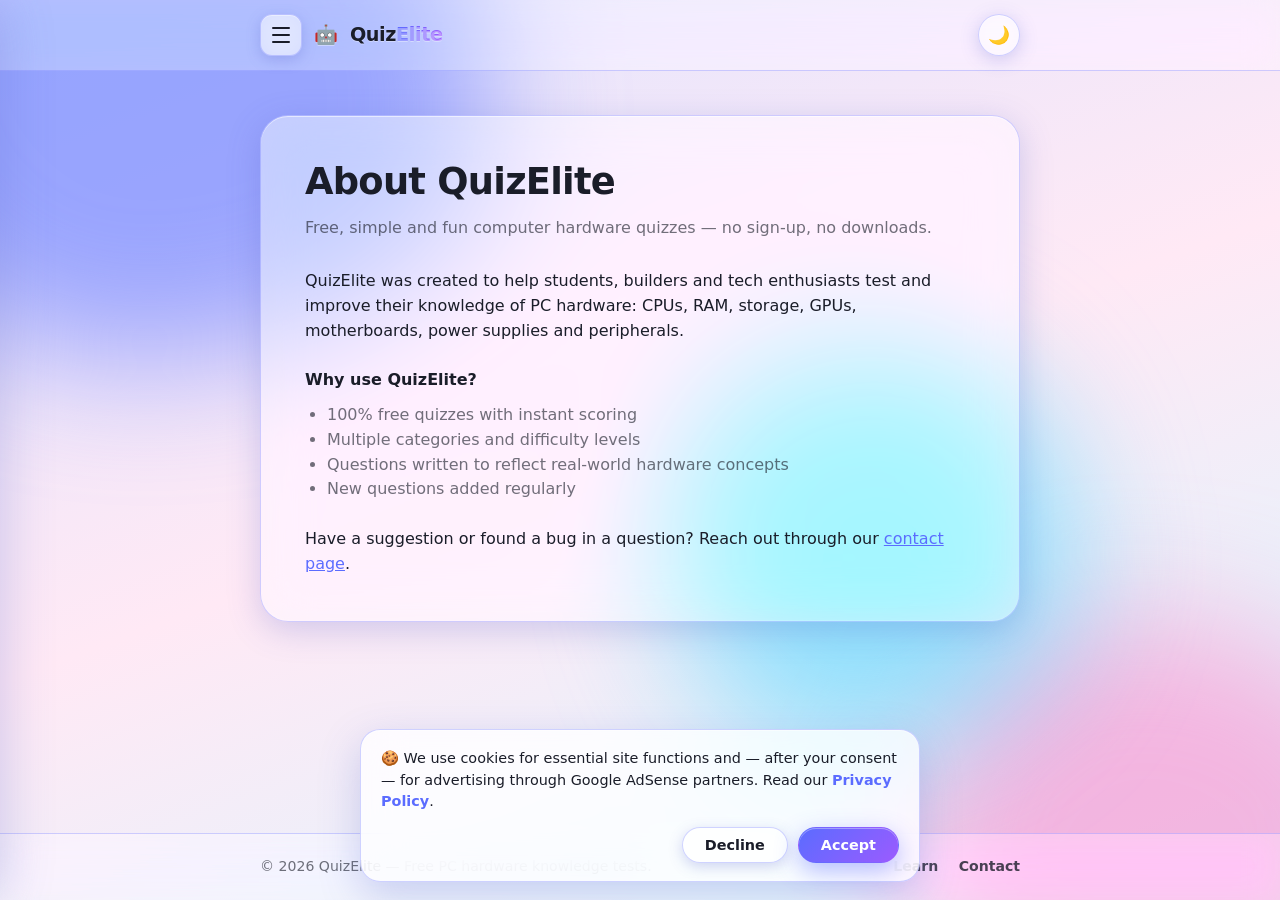
<file: about.html>
<!DOCTYPE html>
<html lang="en">
<head>
  <meta charset="UTF-8" />
  <meta name="viewport" content="width=device-width, initial-scale=1.0, viewport-fit=cover" />
  <script src="theme.js"></script>
  <title>About — QuizElite</title>
  <meta name="description" content="Learn more about QuizElite, a free site for testing your PC hardware knowledge." />
  <meta property="og:title" content="About — QuizElite" />
<meta property="og:description" content="Learn more about QuizElite, a free site for testing your PC hardware knowledge." />
<meta property="og:type" content="website" />
<meta property="og:url" content="https://quizelite.github.io/quizelite/about.html" />
  <meta property="og:image" content="https://quizelite.github.io/quizelite/og-image.png" />
<meta name="twitter:card" content="summary_large_image" />
<meta name="twitter:title" content="About — QuizElite" />
<meta name="twitter:description" content="Learn more about QuizElite, a free site for testing your PC hardware knowledge." />
<meta name="theme-color" content="#5b6cff" />
  <link rel="manifest" href="manifest.json" />
  <link rel="apple-touch-icon" href="apple-touch-icon.png" />
  <link rel="stylesheet" href="style.css?v=5" />
</head>
<body>
  <div class="blobs" aria-hidden="true"><span></span><span></span><span></span></div>
  <header class="header">
    <div class="container header-inner">
      <div class="header-left">
        <button class="menu-toggle" type="button" aria-label="Open menu" aria-expanded="false"><span></span><span></span><span></span></button>
      <a href="./" class="logo"><span class="logo-icon">🤖</span> Quiz<span class="accent">Elite</span></a>
      </div>
      <nav class="nav">
        <button id="theme-toggle" class="theme-toggle" type="button" aria-label="Toggle dark mode">🌙</button>
      </nav>
    </div>
    <nav class="dropdown-menu" id="dropdown-menu">
      <button class="menu-close" type="button" aria-label="Close menu">✕</button>
      <a href="./">Home</a>
      <a href="learn.html">Learn</a>
      <a href="about.html">About</a>
      <a href="contact.html">Contact</a>
      <a href="privacy-policy.html">Privacy Policy</a>
    </nav>
  </header>

  <main class="container">
    <section class="card">
      <h1>About QuizElite</h1>
      <p class="subtitle">Free, simple and fun computer hardware quizzes — no sign-up, no downloads.</p>

      <p>QuizElite was created to help students, builders and tech enthusiasts test and improve their knowledge of PC hardware: CPUs, RAM, storage, GPUs, motherboards, power supplies and peripherals.</p>
      <br />
      <p><strong>Why use QuizElite?</strong></p>
      <ul style="margin: 10px 0 0 22px; color: var(--ink-dim);">
        <li>100% free quizzes with instant scoring</li>
        <li>Multiple categories and difficulty levels</li>
        <li>Questions written to reflect real-world hardware concepts</li>
        <li>New questions added regularly</li>
      </ul>
      <br />
      <p>Have a suggestion or found a bug in a question? Reach out through our <a href="contact.html" style="color: var(--accent);">contact page</a>.</p>
    </section>
  </main>

  <footer class="footer">
    <div class="container footer-inner">
      <p>© <span id="year"></span> QuizElite — Free PC hardware knowledge tests.</p>
      <nav class="footer-nav">
        <a href="learn.html">Learn</a>
        <a href="contact.html">Contact</a>
      </nav>
    </div>
  </footer>
  <script>document.getElementById("year").textContent = new Date().getFullYear();</script>
  <script src="cookie.js"></script>
</body>
</html>
</file>
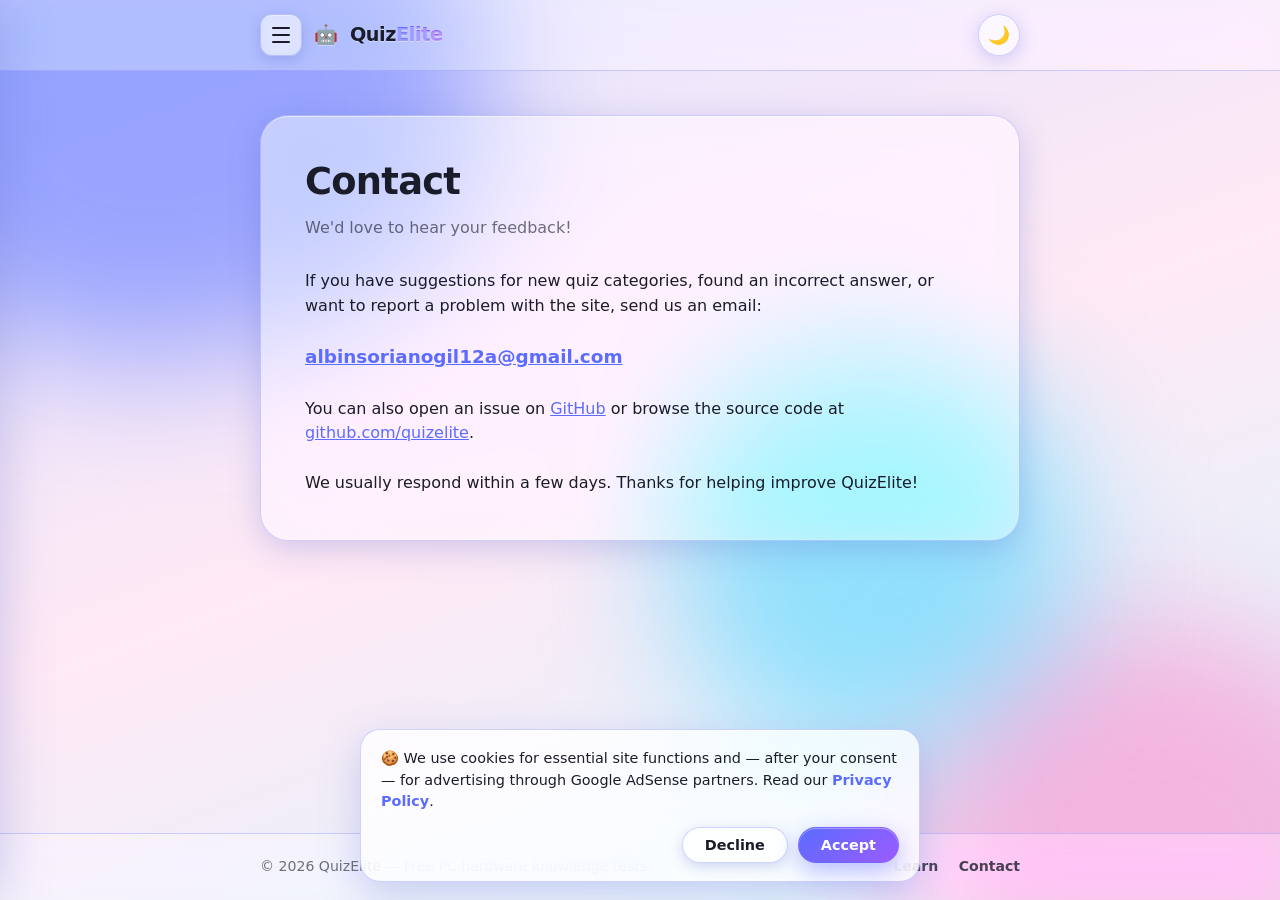
<file: contact.html>
<!DOCTYPE html>
<html lang="en">
<head>
  <meta charset="UTF-8" />
  <meta name="viewport" content="width=device-width, initial-scale=1.0, viewport-fit=cover" />
  <script src="theme.js"></script>
  <title>Contact — QuizElite</title>
  <meta name="description" content="Contact the QuizElite team with feedback, suggestions or corrections." />
  <meta property="og:title" content="Contact — QuizElite" />
<meta property="og:description" content="Contact the QuizElite team with feedback, suggestions or corrections." />
<meta property="og:type" content="website" />
<meta property="og:url" content="https://quizelite.github.io/quizelite/contact.html" />
  <meta property="og:image" content="https://quizelite.github.io/quizelite/og-image.png" />
<meta name="twitter:card" content="summary_large_image" />
<meta name="twitter:title" content="Contact — QuizElite" />
<meta name="twitter:description" content="Contact the QuizElite team with feedback, suggestions or corrections." />
<meta name="theme-color" content="#5b6cff" />
  <link rel="manifest" href="manifest.json" />
  <link rel="apple-touch-icon" href="apple-touch-icon.png" />
  <link rel="stylesheet" href="style.css?v=5" />
</head>
<body>
  <div class="blobs" aria-hidden="true"><span></span><span></span><span></span></div>
  <header class="header">
    <div class="container header-inner">
      <div class="header-left">
        <button class="menu-toggle" type="button" aria-label="Open menu" aria-expanded="false"><span></span><span></span><span></span></button>
      <a href="./" class="logo"><span class="logo-icon">🤖</span> Quiz<span class="accent">Elite</span></a>
      </div>
      <nav class="nav">
        <button id="theme-toggle" class="theme-toggle" type="button" aria-label="Toggle dark mode">🌙</button>
      </nav>
    </div>
    <nav class="dropdown-menu" id="dropdown-menu">
      <button class="menu-close" type="button" aria-label="Close menu">✕</button>
      <a href="./">Home</a>
      <a href="learn.html">Learn</a>
      <a href="about.html">About</a>
      <a href="contact.html">Contact</a>
      <a href="privacy-policy.html">Privacy Policy</a>
    </nav>
  </header>

  <main class="container">
    <section class="card">
      <h1>Contact</h1>
      <p class="subtitle">We'd love to hear your feedback!</p>

      <p>If you have suggestions for new quiz categories, found an incorrect answer, or want to report a problem with the site, send us an email:</p>
      <br />
      <p style="font-size: 1.15rem;"><a href="mailto:albinsorianogil12a@gmail.com?subject=QuizElite%20Feedback" style="color: var(--accent);"><strong>albinsorianogil12a@gmail.com</strong></a></p>
      <br />
      <p>You can also open an issue on <a href="https://github.com/quizelite/quizelite/issues" target="_blank" rel="noopener" style="color: var(--accent);">GitHub</a> or browse the source code at <a href="https://github.com/quizelite" target="_blank" rel="noopener" style="color: var(--accent);">github.com/quizelite</a>.</p>
      <br />
      <p>We usually respond within a few days. Thanks for helping improve QuizElite!</p>
    </section>
  </main>

  <footer class="footer">
    <div class="container footer-inner">
      <p>© <span id="year"></span> QuizElite — Free PC hardware knowledge tests.</p>
      <nav class="footer-nav">
        <a href="learn.html">Learn</a>
        <a href="contact.html">Contact</a>
      </nav>
    </div>
  </footer>
  <script>document.getElementById("year").textContent = new Date().getFullYear();</script>
  <script src="cookie.js"></script>
</body>
</html>
</file>
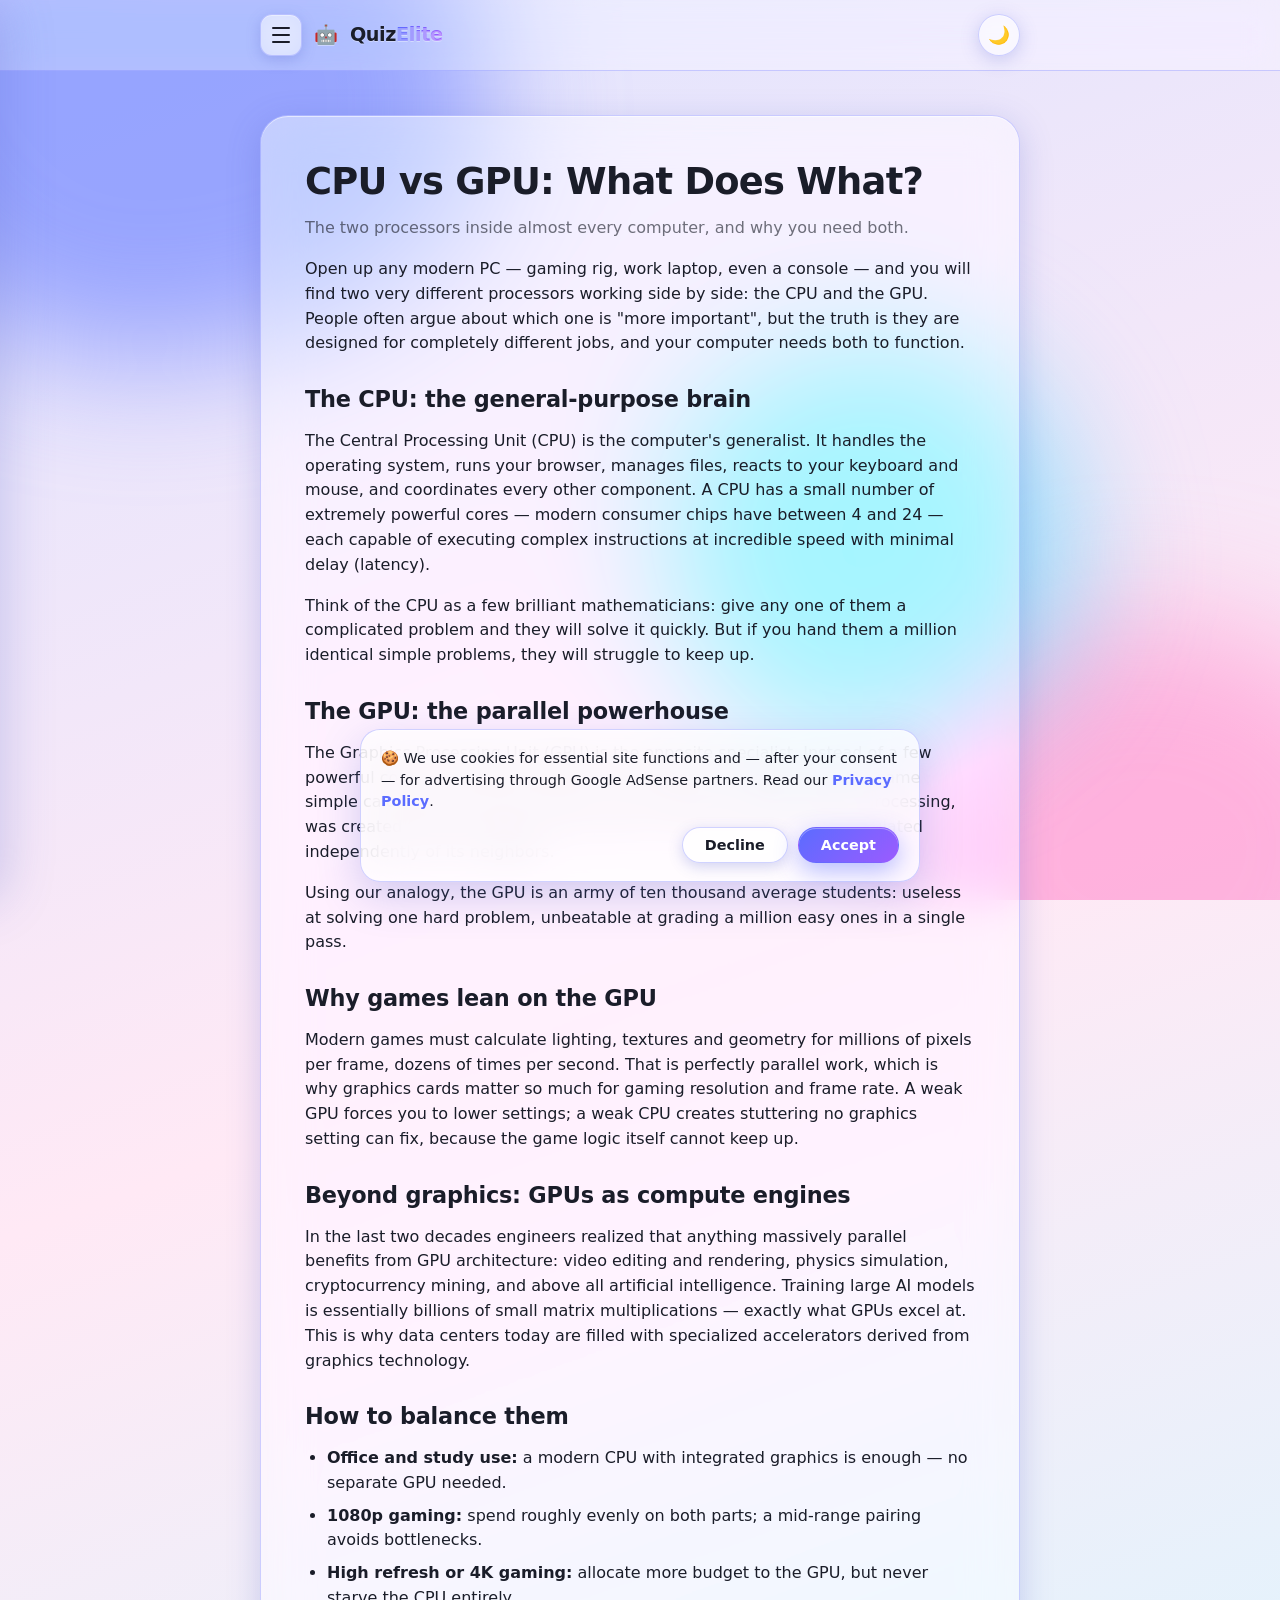
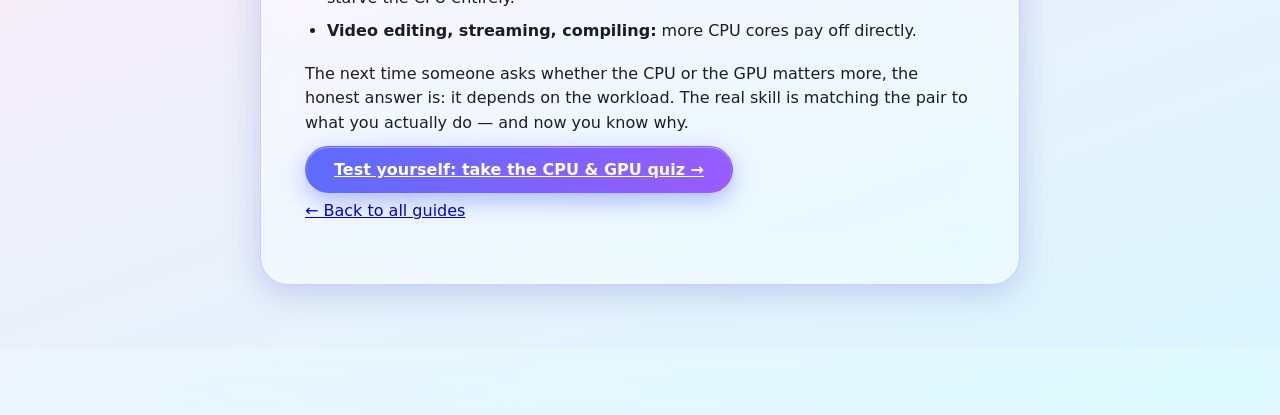
<file: guide-cpu-vs-gpu.html>
<!DOCTYPE html>
<html lang="en">
<head>
  <meta charset="UTF-8" />
  <meta name="viewport" content="width=device-width, initial-scale=1.0, viewport-fit=cover" />
  <script src="theme.js"></script>
  <title>CPU vs GPU: What Does What? | QuizElite</title>
  <meta name="description" content="A plain-English explanation of the difference between a CPU and a GPU, what each one does best, and how to balance them when building or buying a PC." />
  <meta property="og:title" content="CPU vs GPU: What Does What? | QuizElite" />
<meta property="og:description" content="A plain-English explanation of the difference between a CPU and a GPU, what each one does best, and how to balance them when building or buying a PC." />
<meta property="og:type" content="website" />
<meta property="og:url" content="https://quizelite.github.io/quizelite/guide-cpu-vs-gpu.html" />
  <meta property="og:image" content="https://quizelite.github.io/quizelite/og-image.png" />
<meta name="twitter:card" content="summary_large_image" />
<meta name="twitter:title" content="CPU vs GPU: What Does What? | QuizElite" />
<meta name="twitter:description" content="A plain-English explanation of the difference between a CPU and a GPU, what each one does best, and how to balance them when building or buying a PC." />
<meta name="theme-color" content="#5b6cff" />
  <link rel="manifest" href="manifest.json" />
  <link rel="apple-touch-icon" href="apple-touch-icon.png" />
  <link rel="stylesheet" href="style.css?v=5" />
</head>
<body>
  <div class="blobs" aria-hidden="true"><span></span><span></span><span></span></div>
  <header class="header">
    <div class="container header-inner">
      <div class="header-left">
        <button class="menu-toggle" type="button" aria-label="Open menu" aria-expanded="false"><span></span><span></span><span></span></button>
      <a href="./" class="logo"><span class="logo-icon">🤖</span> Quiz<span class="accent">Elite</span></a>
      </div>
      <nav class="nav">
        <button id="theme-toggle" class="theme-toggle" type="button" aria-label="Toggle dark mode">🌙</button>
      </nav>
    </div>
    <nav class="dropdown-menu" id="dropdown-menu">
      <button class="menu-close" type="button" aria-label="Close menu">✕</button>
      <a href="./">Home</a>
      <a href="learn.html">Learn</a>
      <a href="about.html">About</a>
      <a href="contact.html">Contact</a>
      <a href="privacy-policy.html">Privacy Policy</a>
    </nav>
  </header>

  <main class="container">
    <section class="card article">
      <h1>CPU vs GPU: What Does What?</h1>
      <p class="subtitle">The two processors inside almost every computer, and why you need both.</p>

      <p>Open up any modern PC — gaming rig, work laptop, even a console — and you will find two very different processors working side by side: the CPU and the GPU. People often argue about which one is "more important", but the truth is they are designed for completely different jobs, and your computer needs both to function.</p>

      <h2>The CPU: the general-purpose brain</h2>
      <p>The Central Processing Unit (CPU) is the computer's generalist. It handles the operating system, runs your browser, manages files, reacts to your keyboard and mouse, and coordinates every other component. A CPU has a small number of extremely powerful cores — modern consumer chips have between 4 and 24 — each capable of executing complex instructions at incredible speed with minimal delay (latency).</p>
      <p>Think of the CPU as a few brilliant mathematicians: give any one of them a complicated problem and they will solve it quickly. But if you hand them a million identical simple problems, they will struggle to keep up.</p>

      <h2>The GPU: the parallel powerhouse</h2>
      <p>The Graphics Processing Unit (GPU) is the opposite specialist. Instead of a few powerful cores, it contains thousands of small ones designed to do the same simple calculation at the same time. This architecture, called parallel processing, was created to draw images: every pixel on screen needs its color calculated independently of its neighbors.</p>
      <p>Using our analogy, the GPU is an army of ten thousand average students: useless at solving one hard problem, unbeatable at grading a million easy ones in a single pass.</p>

      <h2>Why games lean on the GPU</h2>
      <p>Modern games must calculate lighting, textures and geometry for millions of pixels per frame, dozens of times per second. That is perfectly parallel work, which is why graphics cards matter so much for gaming resolution and frame rate. A weak GPU forces you to lower settings; a weak CPU creates stuttering no graphics setting can fix, because the game logic itself cannot keep up.</p>

      <h2>Beyond graphics: GPUs as compute engines</h2>
      <p>In the last two decades engineers realized that anything massively parallel benefits from GPU architecture: video editing and rendering, physics simulation, cryptocurrency mining, and above all artificial intelligence. Training large AI models is essentially billions of small matrix multiplications — exactly what GPUs excel at. This is why data centers today are filled with specialized accelerators derived from graphics technology.</p>

      <h2>How to balance them</h2>
      <ul>
        <li><strong>Office and study use:</strong> a modern CPU with integrated graphics is enough — no separate GPU needed.</li>
        <li><strong>1080p gaming:</strong> spend roughly evenly on both parts; a mid-range pairing avoids bottlenecks.</li>
        <li><strong>High refresh or 4K gaming:</strong> allocate more budget to the GPU, but never starve the CPU entirely.</li>
        <li><strong>Video editing, streaming, compiling:</strong> more CPU cores pay off directly.</li>
      </ul>

      <p>The next time someone asks whether the CPU or the GPU matters more, the honest answer is: it depends on the workload. The real skill is matching the pair to what you actually do — and now you know why.</p>

      <p style="margin-top:22px;"><a class="btn btn-primary" href="./">Test yourself: take the CPU & GPU quiz →</a></p>
      <p style="margin-top:10px;"><a href="learn.html">← Back to all guides</a></p>
    </section>
  </main>

  <footer class="footer">
    <div class="container footer-inner">
      <p>© <span id="year"></span> QuizElite — Free PC hardware knowledge tests.</p>
      <nav class="footer-nav">
        <a href="learn.html">Learn</a>
        <a href="contact.html">Contact</a>
      </nav>
    </div>
  </footer>
  <script>document.getElementById("year").textContent = new Date().getFullYear();</script>
  <script src="cookie.js"></script>
</body>
</html>
</file>
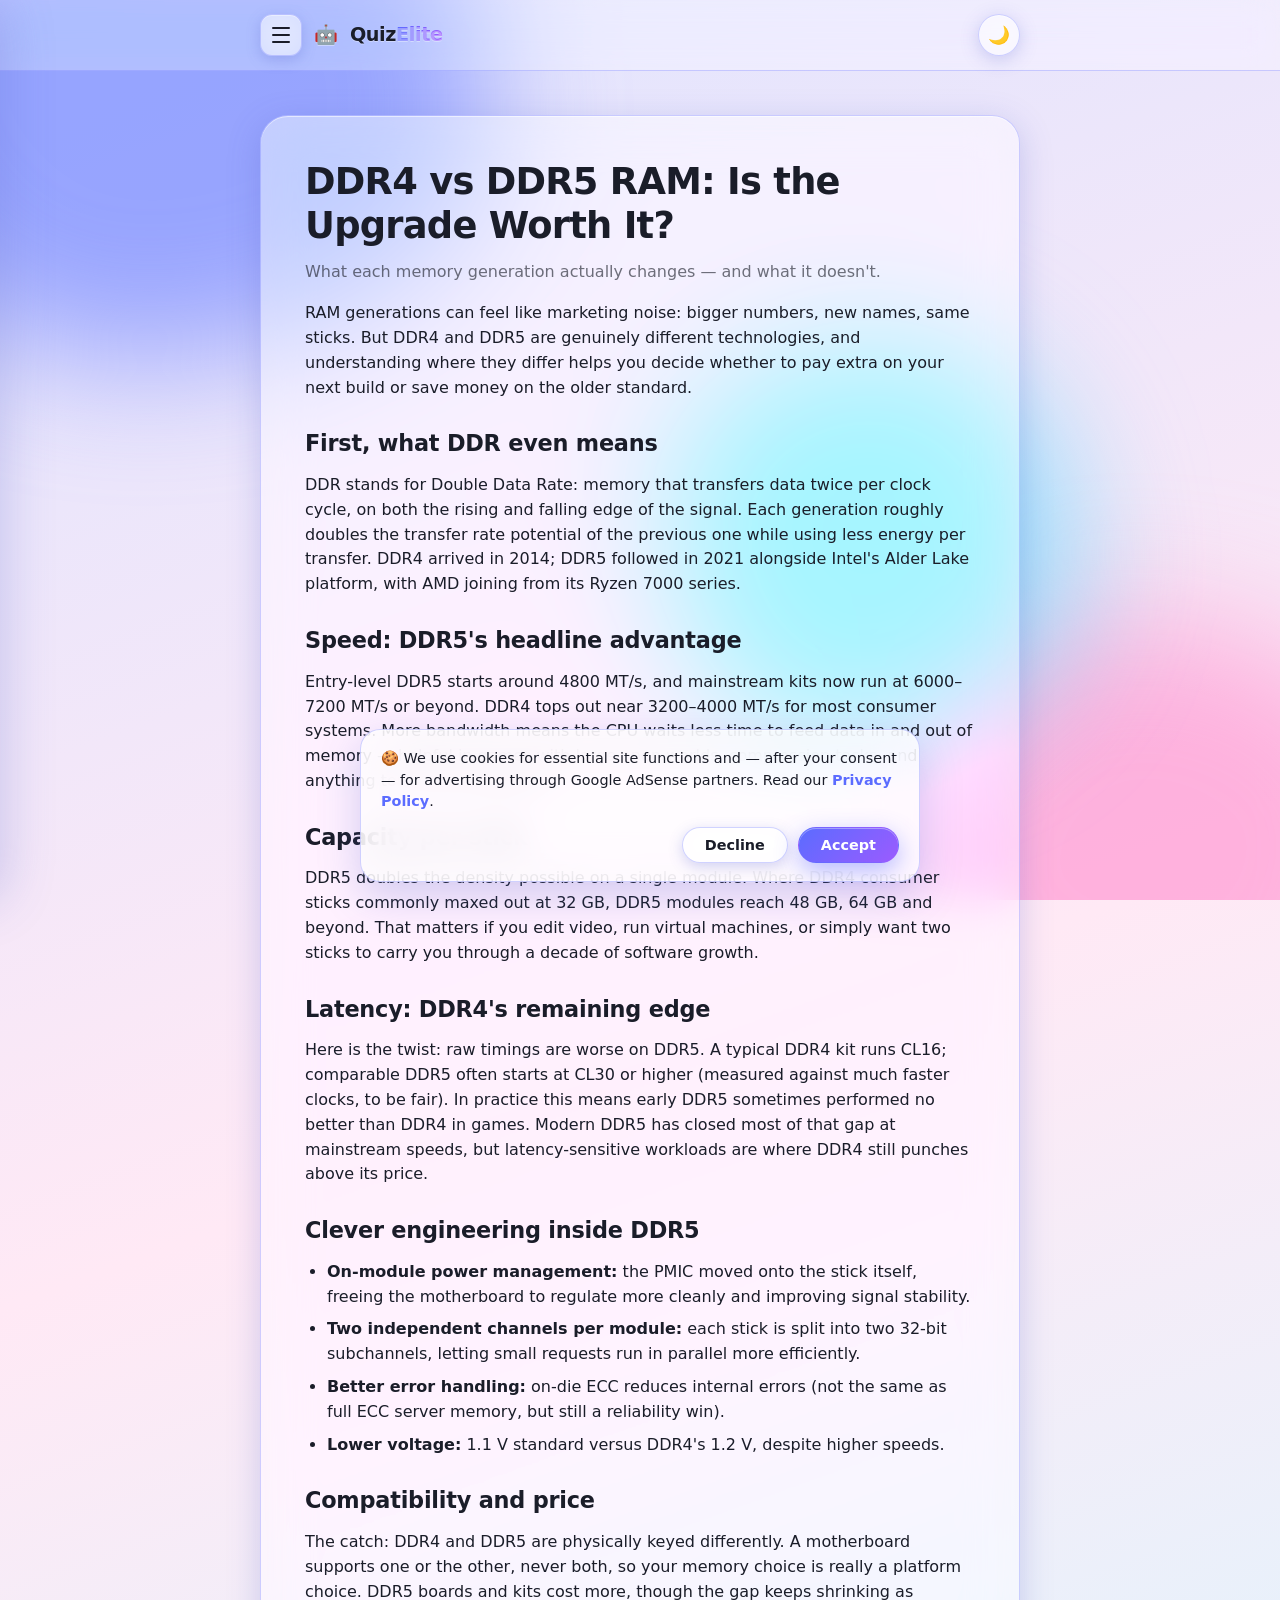
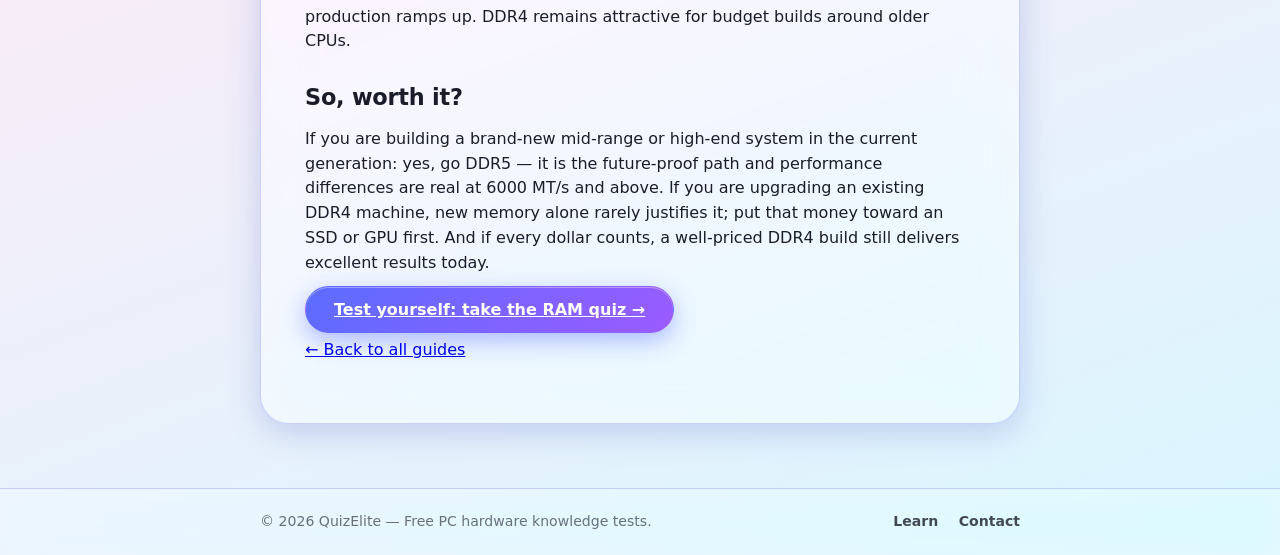
<file: guide-ddr4-vs-ddr5.html>
<!DOCTYPE html>
<html lang="en">
<head>
  <meta charset="UTF-8" />
  <meta name="viewport" content="width=device-width, initial-scale=1.0, viewport-fit=cover" />
  <script src="theme.js"></script>
  <title>DDR4 vs DDR5 RAM: Is the Upgrade Worth It? | QuizElite</title>
  <meta name="description" content="DDR4 and DDR5 compared in plain English: speed, capacity, latency, compatibility and price, so you can decide which memory makes sense for your next PC build." />
  <meta property="og:title" content="DDR4 vs DDR5 RAM: Is the Upgrade Worth It? | QuizElite" />
<meta property="og:description" content="DDR4 and DDR5 compared in plain English: speed, capacity, latency, compatibility and price, so you can decide which memory makes sense for your next PC build." />
<meta property="og:type" content="website" />
<meta property="og:url" content="https://quizelite.github.io/quizelite/guide-ddr4-vs-ddr5.html" />
  <meta property="og:image" content="https://quizelite.github.io/quizelite/og-image.png" />
<meta name="twitter:card" content="summary_large_image" />
<meta name="twitter:title" content="DDR4 vs DDR5 RAM: Is the Upgrade Worth It? | QuizElite" />
<meta name="twitter:description" content="DDR4 and DDR5 compared in plain English: speed, capacity, latency, compatibility and price, so you can decide which memory makes sense for your next PC build." />
<meta name="theme-color" content="#5b6cff" />
  <link rel="manifest" href="manifest.json" />
  <link rel="apple-touch-icon" href="apple-touch-icon.png" />
  <link rel="stylesheet" href="style.css?v=5" />
</head>
<body>
  <div class="blobs" aria-hidden="true"><span></span><span></span><span></span></div>
  <header class="header">
    <div class="container header-inner">
      <div class="header-left">
        <button class="menu-toggle" type="button" aria-label="Open menu" aria-expanded="false"><span></span><span></span><span></span></button>
      <a href="./" class="logo"><span class="logo-icon">🤖</span> Quiz<span class="accent">Elite</span></a>
      </div>
      <nav class="nav">
        <button id="theme-toggle" class="theme-toggle" type="button" aria-label="Toggle dark mode">🌙</button>
      </nav>
    </div>
    <nav class="dropdown-menu" id="dropdown-menu">
      <button class="menu-close" type="button" aria-label="Close menu">✕</button>
      <a href="./">Home</a>
      <a href="learn.html">Learn</a>
      <a href="about.html">About</a>
      <a href="contact.html">Contact</a>
      <a href="privacy-policy.html">Privacy Policy</a>
    </nav>
  </header>

  <main class="container">
    <section class="card article">
      <h1>DDR4 vs DDR5 RAM: Is the Upgrade Worth It?</h1>
      <p class="subtitle">What each memory generation actually changes — and what it doesn't.</p>

      <p>RAM generations can feel like marketing noise: bigger numbers, new names, same sticks. But DDR4 and DDR5 are genuinely different technologies, and understanding where they differ helps you decide whether to pay extra on your next build or save money on the older standard.</p>

      <h2>First, what DDR even means</h2>
      <p>DDR stands for Double Data Rate: memory that transfers data twice per clock cycle, on both the rising and falling edge of the signal. Each generation roughly doubles the transfer rate potential of the previous one while using less energy per transfer. DDR4 arrived in 2014; DDR5 followed in 2021 alongside Intel's Alder Lake platform, with AMD joining from its Ryzen 7000 series.</p>

      <h2>Speed: DDR5's headline advantage</h2>
      <p>Entry-level DDR5 starts around 4800 MT/s, and mainstream kits now run at 6000–7200 MT/s or beyond. DDR4 tops out near 3200–4000 MT/s for most consumer systems. More bandwidth means the CPU waits less time to feed data in and out of memory — helpful in games with large open worlds, compression tasks, and anything touching big datasets.</p>

      <h2>Capacity per stick</h2>
      <p>DDR5 doubles the density possible on a single module. Where DDR4 consumer sticks commonly maxed out at 32 GB, DDR5 modules reach 48 GB, 64 GB and beyond. That matters if you edit video, run virtual machines, or simply want two sticks to carry you through a decade of software growth.</p>

      <h2>Latency: DDR4's remaining edge</h2>
      <p>Here is the twist: raw timings are worse on DDR5. A typical DDR4 kit runs CL16; comparable DDR5 often starts at CL30 or higher (measured against much faster clocks, to be fair). In practice this means early DDR5 sometimes performed no better than DDR4 in games. Modern DDR5 has closed most of that gap at mainstream speeds, but latency-sensitive workloads are where DDR4 still punches above its price.</p>

      <h2>Clever engineering inside DDR5</h2>
      <ul>
        <li><strong>On-module power management:</strong> the PMIC moved onto the stick itself, freeing the motherboard to regulate more cleanly and improving signal stability.</li>
        <li><strong>Two independent channels per module:</strong> each stick is split into two 32-bit subchannels, letting small requests run in parallel more efficiently.</li>
        <li><strong>Better error handling:</strong> on-die ECC reduces internal errors (not the same as full ECC server memory, but still a reliability win).</li>
        <li><strong>Lower voltage:</strong> 1.1 V standard versus DDR4's 1.2 V, despite higher speeds.</li>
      </ul>

      <h2>Compatibility and price</h2>
      <p>The catch: DDR4 and DDR5 are physically keyed differently. A motherboard supports one or the other, never both, so your memory choice is really a platform choice. DDR5 boards and kits cost more, though the gap keeps shrinking as production ramps up. DDR4 remains attractive for budget builds around older CPUs.</p>

      <h2>So, worth it?</h2>
      <p>If you are building a brand-new mid-range or high-end system in the current generation: yes, go DDR5 — it is the future-proof path and performance differences are real at 6000 MT/s and above. If you are upgrading an existing DDR4 machine, new memory alone rarely justifies it; put that money toward an SSD or GPU first. And if every dollar counts, a well-priced DDR4 build still delivers excellent results today.</p>

      <p style="margin-top:22px;"><a class="btn btn-primary" href="./">Test yourself: take the RAM quiz →</a></p>
      <p style="margin-top:10px;"><a href="learn.html">← Back to all guides</a></p>
    </section>
  </main>

  <footer class="footer">
    <div class="container footer-inner">
      <p>© <span id="year"></span> QuizElite — Free PC hardware knowledge tests.</p>
      <nav class="footer-nav">
        <a href="learn.html">Learn</a>
        <a href="contact.html">Contact</a>
      </nav>
    </div>
  </footer>
  <script>document.getElementById("year").textContent = new Date().getFullYear();</script>
  <script src="cookie.js"></script>
</body>
</html>
</file>
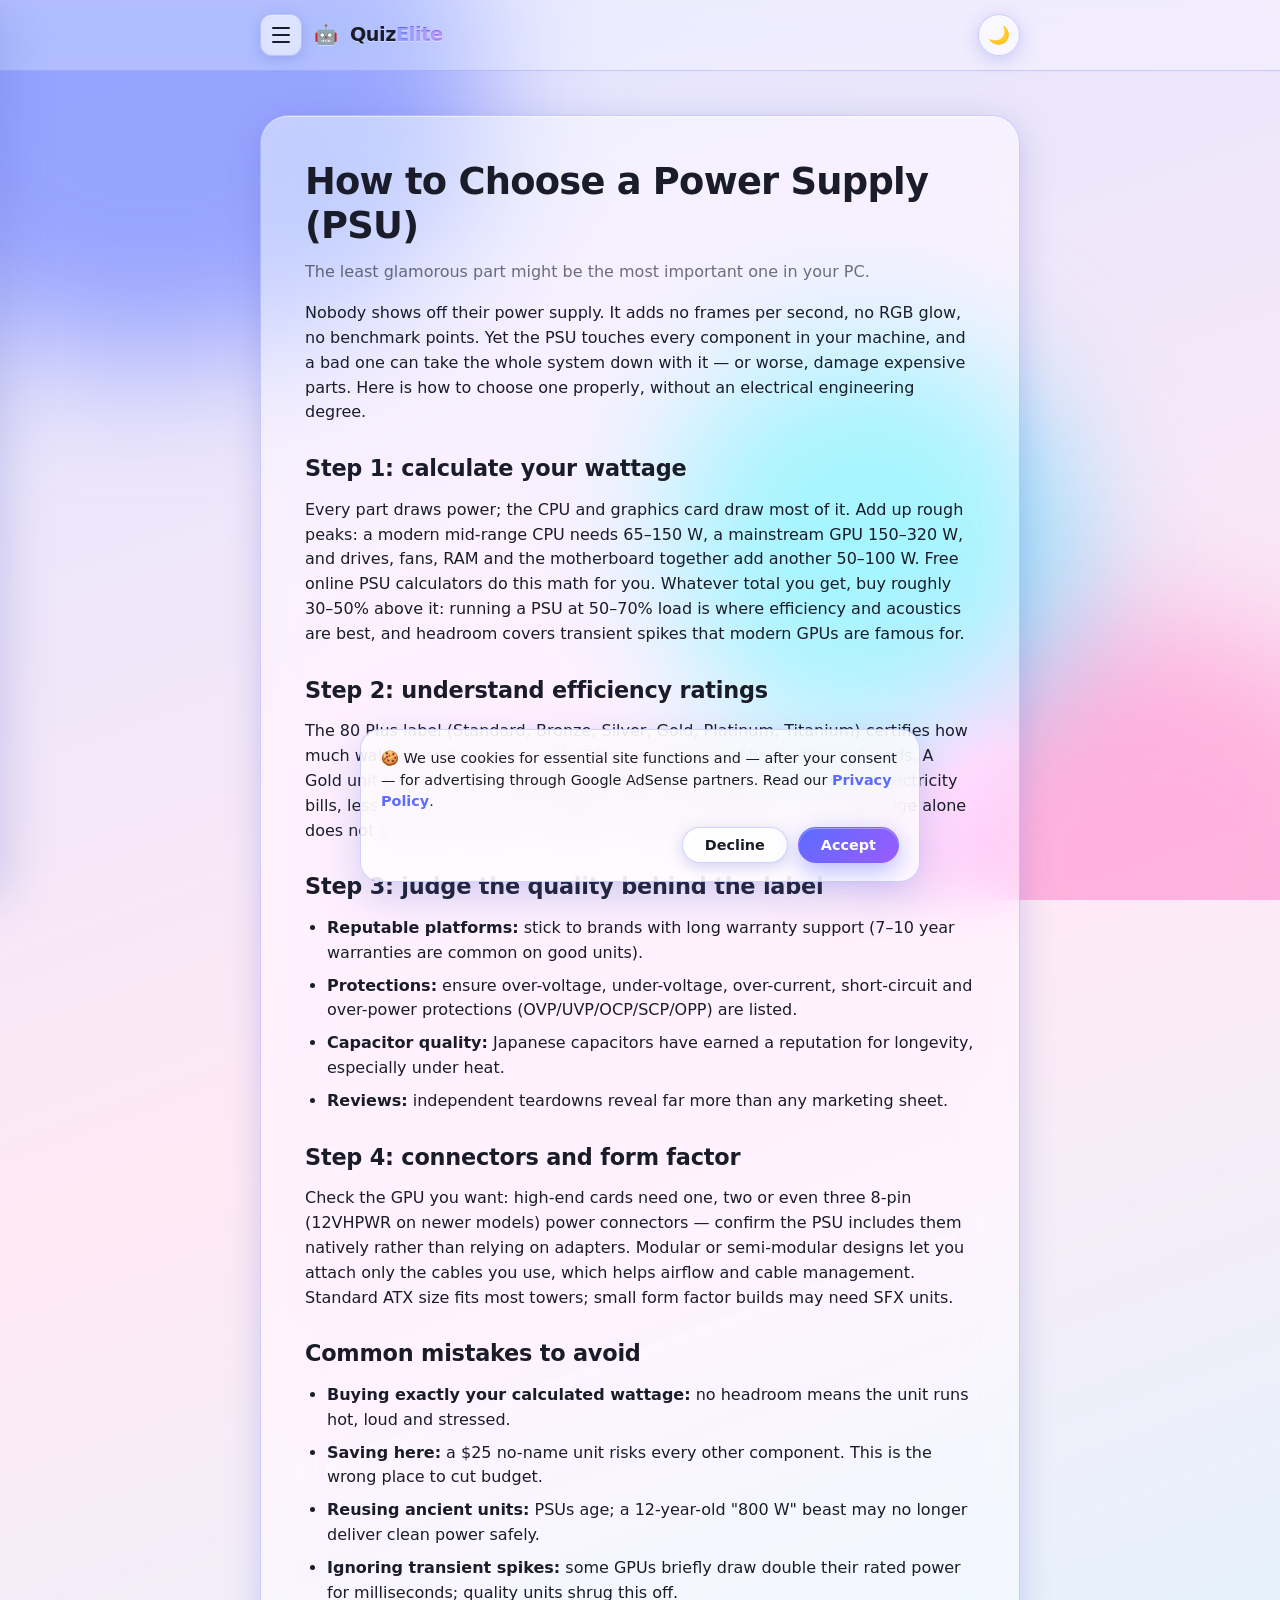
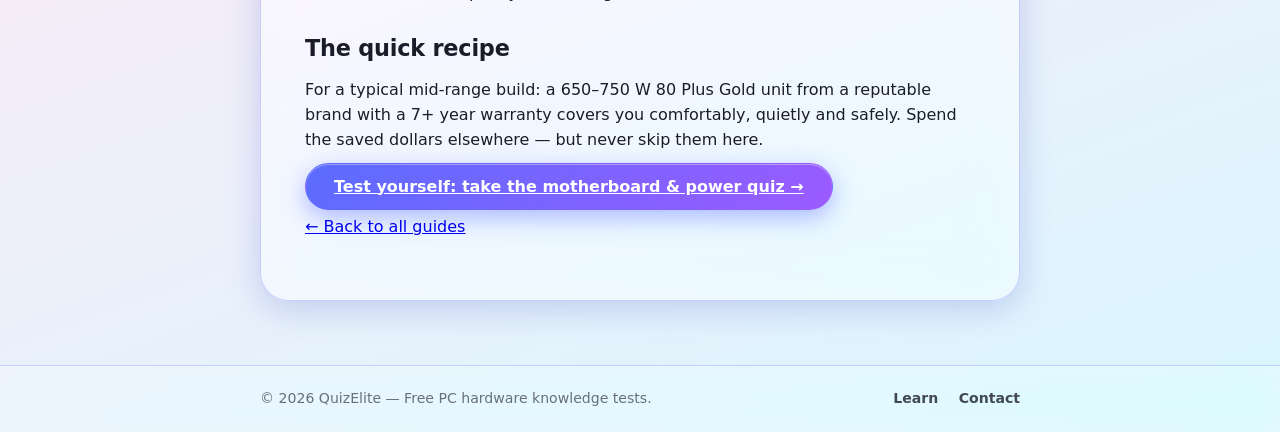
<file: guide-how-to-choose-psu.html>
<!DOCTYPE html>
<html lang="en">
<head>
  <meta charset="UTF-8" />
  <meta name="viewport" content="width=device-width, initial-scale=1.0, viewport-fit=cover" />
  <script src="theme.js"></script>
  <title>How to Choose a Power Supply (PSU) | QuizElite</title>
  <meta name="description" content="How to pick the right power supply for your PC: wattage math, 80 Plus efficiency ratings, quality tiers, connectors and why the PSU protects everything else in your build." />
  <meta property="og:title" content="How to Choose a Power Supply (PSU) | QuizElite" />
<meta property="og:description" content="How to pick the right power supply for your PC: wattage math, 80 Plus efficiency ratings, quality tiers, connectors and why the PSU protects everything else in your build." />
<meta property="og:type" content="website" />
<meta property="og:url" content="https://quizelite.github.io/quizelite/guide-how-to-choose-psu.html" />
  <meta property="og:image" content="https://quizelite.github.io/quizelite/og-image.png" />
<meta name="twitter:card" content="summary_large_image" />
<meta name="twitter:title" content="How to Choose a Power Supply (PSU) | QuizElite" />
<meta name="twitter:description" content="How to pick the right power supply for your PC: wattage math, 80 Plus efficiency ratings, quality tiers, connectors and why the PSU protects everything else in your build." />
<meta name="theme-color" content="#5b6cff" />
  <link rel="manifest" href="manifest.json" />
  <link rel="apple-touch-icon" href="apple-touch-icon.png" />
  <link rel="stylesheet" href="style.css?v=5" />
</head>
<body>
  <div class="blobs" aria-hidden="true"><span></span><span></span><span></span></div>
  <header class="header">
    <div class="container header-inner">
      <div class="header-left">
        <button class="menu-toggle" type="button" aria-label="Open menu" aria-expanded="false"><span></span><span></span><span></span></button>
      <a href="./" class="logo"><span class="logo-icon">🤖</span> Quiz<span class="accent">Elite</span></a>
      </div>
      <nav class="nav">
        <button id="theme-toggle" class="theme-toggle" type="button" aria-label="Toggle dark mode">🌙</button>
      </nav>
    </div>
    <nav class="dropdown-menu" id="dropdown-menu">
      <button class="menu-close" type="button" aria-label="Close menu">✕</button>
      <a href="./">Home</a>
      <a href="learn.html">Learn</a>
      <a href="about.html">About</a>
      <a href="contact.html">Contact</a>
      <a href="privacy-policy.html">Privacy Policy</a>
    </nav>
  </header>

  <main class="container">
    <section class="card article">
      <h1>How to Choose a Power Supply (PSU)</h1>
      <p class="subtitle">The least glamorous part might be the most important one in your PC.</p>

      <p>Nobody shows off their power supply. It adds no frames per second, no RGB glow, no benchmark points. Yet the PSU touches every component in your machine, and a bad one can take the whole system down with it — or worse, damage expensive parts. Here is how to choose one properly, without an electrical engineering degree.</p>

      <h2>Step 1: calculate your wattage</h2>
      <p>Every part draws power; the CPU and graphics card draw most of it. Add up rough peaks: a modern mid-range CPU needs 65–150 W, a mainstream GPU 150–320 W, and drives, fans, RAM and the motherboard together add another 50–100 W. Free online PSU calculators do this math for you. Whatever total you get, buy roughly 30–50% above it: running a PSU at 50–70% load is where efficiency and acoustics are best, and headroom covers transient spikes that modern GPUs are famous for.</p>

      <h2>Step 2: understand efficiency ratings</h2>
      <p>The 80 Plus label (Standard, Bronze, Silver, Gold, Platinum, Titanium) certifies how much wall power becomes usable DC power instead of heat at typical loads. A Gold unit converts around 90% at half load. Higher ratings mean lower electricity bills, less fan noise and usually better internal components — but the badge alone does not guarantee safety or quality. It measures efficiency, not reliability.</p>

      <h2>Step 3: judge the quality behind the label</h2>
      <ul>
        <li><strong>Reputable platforms:</strong> stick to brands with long warranty support (7–10 year warranties are common on good units).</li>
        <li><strong>Protections:</strong> ensure over-voltage, under-voltage, over-current, short-circuit and over-power protections (OVP/UVP/OCP/SCP/OPP) are listed.</li>
        <li><strong>Capacitor quality:</strong> Japanese capacitors have earned a reputation for longevity, especially under heat.</li>
        <li><strong>Reviews:</strong> independent teardowns reveal far more than any marketing sheet.</li>
      </ul>

      <h2>Step 4: connectors and form factor</h2>
      <p>Check the GPU you want: high-end cards need one, two or even three 8-pin (12VHPWR on newer models) power connectors — confirm the PSU includes them natively rather than relying on adapters. Modular or semi-modular designs let you attach only the cables you use, which helps airflow and cable management. Standard ATX size fits most towers; small form factor builds may need SFX units.</p>

      <h2>Common mistakes to avoid</h2>
      <ul>
        <li><strong>Buying exactly your calculated wattage:</strong> no headroom means the unit runs hot, loud and stressed.</li>
        <li><strong>Saving here:</strong> a $25 no-name unit risks every other component. This is the wrong place to cut budget.</li>
        <li><strong>Reusing ancient units:</strong> PSUs age; a 12-year-old "800 W" beast may no longer deliver clean power safely.</li>
        <li><strong>Ignoring transient spikes:</strong> some GPUs briefly draw double their rated power for milliseconds; quality units shrug this off.</li>
      </ul>

      <h2>The quick recipe</h2>
      <p>For a typical mid-range build: a 650–750 W 80 Plus Gold unit from a reputable brand with a 7+ year warranty covers you comfortably, quietly and safely. Spend the saved dollars elsewhere — but never skip them here.</p>

      <p style="margin-top:22px;"><a class="btn btn-primary" href="./">Test yourself: take the motherboard & power quiz →</a></p>
      <p style="margin-top:10px;"><a href="learn.html">← Back to all guides</a></p>
    </section>
  </main>

  <footer class="footer">
    <div class="container footer-inner">
      <p>© <span id="year"></span> QuizElite — Free PC hardware knowledge tests.</p>
      <nav class="footer-nav">
        <a href="learn.html">Learn</a>
        <a href="contact.html">Contact</a>
      </nav>
    </div>
  </footer>
  <script>document.getElementById("year").textContent = new Date().getFullYear();</script>
  <script src="cookie.js"></script>
</body>
</html>
</file>
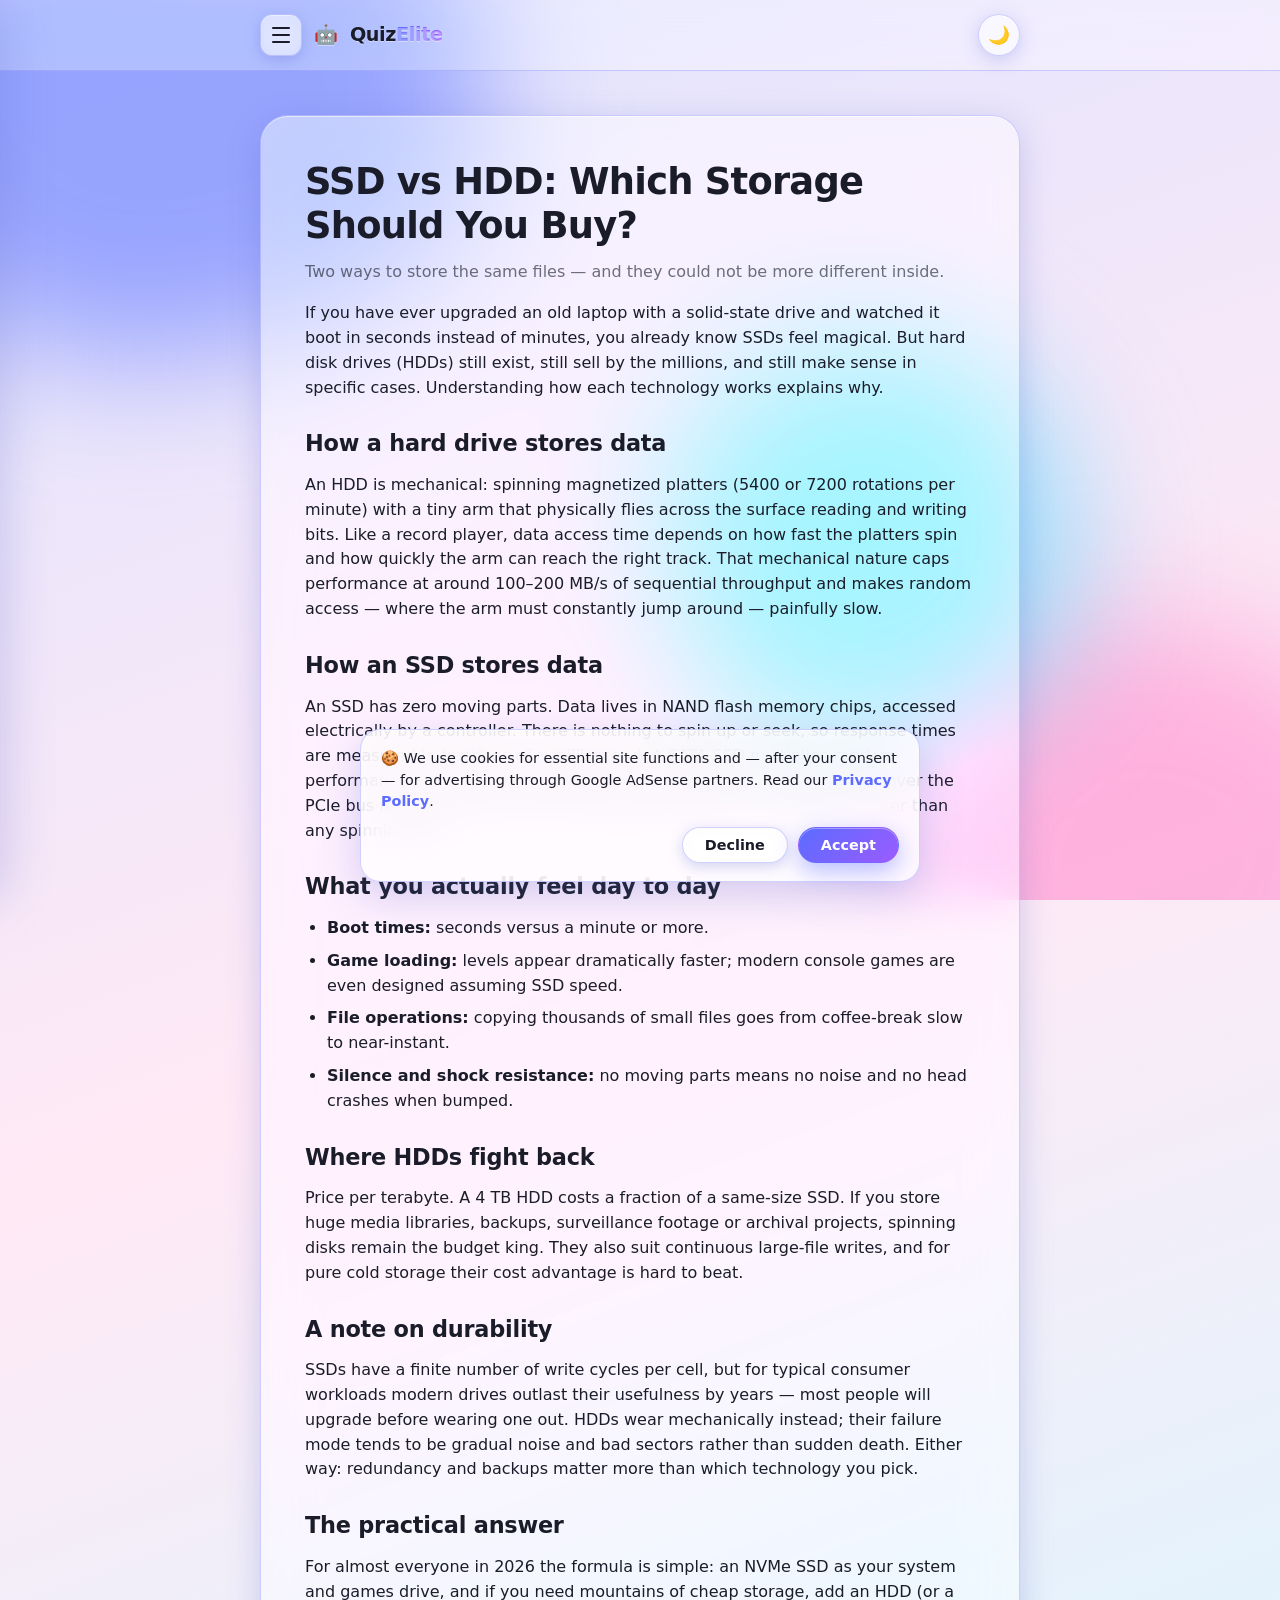
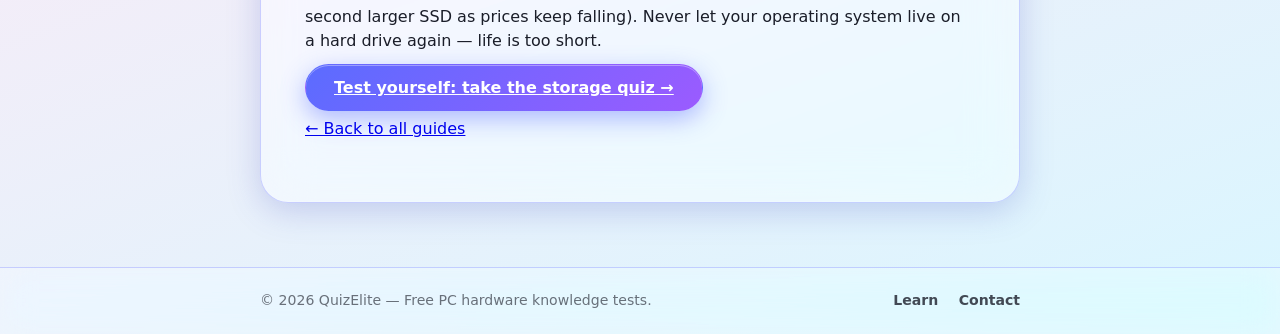
<file: guide-ssd-vs-hdd.html>
<!DOCTYPE html>
<html lang="en">
<head>
  <meta charset="UTF-8" />
  <meta name="viewport" content="width=device-width, initial-scale=1.0, viewport-fit=cover" />
  <script src="theme.js"></script>
  <title>SSD vs HDD: Which Storage Should You Buy? | QuizElite</title>
  <meta name="description" content="Solid-state drives and hard disks compared: how each technology works, real-world speed differences, durability, cost per terabyte, and when an HDD is still the right choice." />
  <meta property="og:title" content="SSD vs HDD: Which Storage Should You Buy? | QuizElite" />
<meta property="og:description" content="Solid-state drives and hard disks compared: how each technology works, real-world speed differences, durability, cost per terabyte, and when an HDD is still the right choice." />
<meta property="og:type" content="website" />
<meta property="og:url" content="https://quizelite.github.io/quizelite/guide-ssd-vs-hdd.html" />
  <meta property="og:image" content="https://quizelite.github.io/quizelite/og-image.png" />
<meta name="twitter:card" content="summary_large_image" />
<meta name="twitter:title" content="SSD vs HDD: Which Storage Should You Buy? | QuizElite" />
<meta name="twitter:description" content="Solid-state drives and hard disks compared: how each technology works, real-world speed differences, durability, cost per terabyte, and when an HDD is still the right choice." />
<meta name="theme-color" content="#5b6cff" />
  <link rel="manifest" href="manifest.json" />
  <link rel="apple-touch-icon" href="apple-touch-icon.png" />
  <link rel="stylesheet" href="style.css?v=5" />
</head>
<body>
  <div class="blobs" aria-hidden="true"><span></span><span></span><span></span></div>
  <header class="header">
    <div class="container header-inner">
      <div class="header-left">
        <button class="menu-toggle" type="button" aria-label="Open menu" aria-expanded="false"><span></span><span></span><span></span></button>
      <a href="./" class="logo"><span class="logo-icon">🤖</span> Quiz<span class="accent">Elite</span></a>
      </div>
      <nav class="nav">
        <button id="theme-toggle" class="theme-toggle" type="button" aria-label="Toggle dark mode">🌙</button>
      </nav>
    </div>
    <nav class="dropdown-menu" id="dropdown-menu">
      <button class="menu-close" type="button" aria-label="Close menu">✕</button>
      <a href="./">Home</a>
      <a href="learn.html">Learn</a>
      <a href="about.html">About</a>
      <a href="contact.html">Contact</a>
      <a href="privacy-policy.html">Privacy Policy</a>
    </nav>
  </header>

  <main class="container">
    <section class="card article">
      <h1>SSD vs HDD: Which Storage Should You Buy?</h1>
      <p class="subtitle">Two ways to store the same files — and they could not be more different inside.</p>

      <p>If you have ever upgraded an old laptop with a solid-state drive and watched it boot in seconds instead of minutes, you already know SSDs feel magical. But hard disk drives (HDDs) still exist, still sell by the millions, and still make sense in specific cases. Understanding how each technology works explains why.</p>

      <h2>How a hard drive stores data</h2>
      <p>An HDD is mechanical: spinning magnetized platters (5400 or 7200 rotations per minute) with a tiny arm that physically flies across the surface reading and writing bits. Like a record player, data access time depends on how fast the platters spin and how quickly the arm can reach the right track. That mechanical nature caps performance at around 100–200 MB/s of sequential throughput and makes random access — where the arm must constantly jump around — painfully slow.</p>

      <h2>How an SSD stores data</h2>
      <p>An SSD has zero moving parts. Data lives in NAND flash memory chips, accessed electrically by a controller. There is nothing to spin up or seek, so response times are measured in fractions of a millisecond. A SATA SSD multiplies random performance roughly a hundredfold over an HDD; a modern NVMe drive over the PCIe bus reaches 3,500 to over 12,000 MB/s sequential — fifty times faster than any spinning disk.</p>

      <h2>What you actually feel day to day</h2>
      <ul>
        <li><strong>Boot times:</strong> seconds versus a minute or more.</li>
        <li><strong>Game loading:</strong> levels appear dramatically faster; modern console games are even designed assuming SSD speed.</li>
        <li><strong>File operations:</strong> copying thousands of small files goes from coffee-break slow to near-instant.</li>
        <li><strong>Silence and shock resistance:</strong> no moving parts means no noise and no head crashes when bumped.</li>
      </ul>

      <h2>Where HDDs fight back</h2>
      <p>Price per terabyte. A 4 TB HDD costs a fraction of a same-size SSD. If you store huge media libraries, backups, surveillance footage or archival projects, spinning disks remain the budget king. They also suit continuous large-file writes, and for pure cold storage their cost advantage is hard to beat.</p>

      <h2>A note on durability</h2>
      <p>SSDs have a finite number of write cycles per cell, but for typical consumer workloads modern drives outlast their usefulness by years — most people will upgrade before wearing one out. HDDs wear mechanically instead; their failure mode tends to be gradual noise and bad sectors rather than sudden death. Either way: redundancy and backups matter more than which technology you pick.</p>

      <h2>The practical answer</h2>
      <p>For almost everyone in 2026 the formula is simple: an NVMe SSD as your system and games drive, and if you need mountains of cheap storage, add an HDD (or a second larger SSD as prices keep falling). Never let your operating system live on a hard drive again — life is too short.</p>

      <p style="margin-top:22px;"><a class="btn btn-primary" href="./">Test yourself: take the storage quiz →</a></p>
      <p style="margin-top:10px;"><a href="learn.html">← Back to all guides</a></p>
    </section>
  </main>

  <footer class="footer">
    <div class="container footer-inner">
      <p>© <span id="year"></span> QuizElite — Free PC hardware knowledge tests.</p>
      <nav class="footer-nav">
        <a href="learn.html">Learn</a>
        <a href="contact.html">Contact</a>
      </nav>
    </div>
  </footer>
  <script>document.getElementById("year").textContent = new Date().getFullYear();</script>
  <script src="cookie.js"></script>
</body>
</html>
</file>
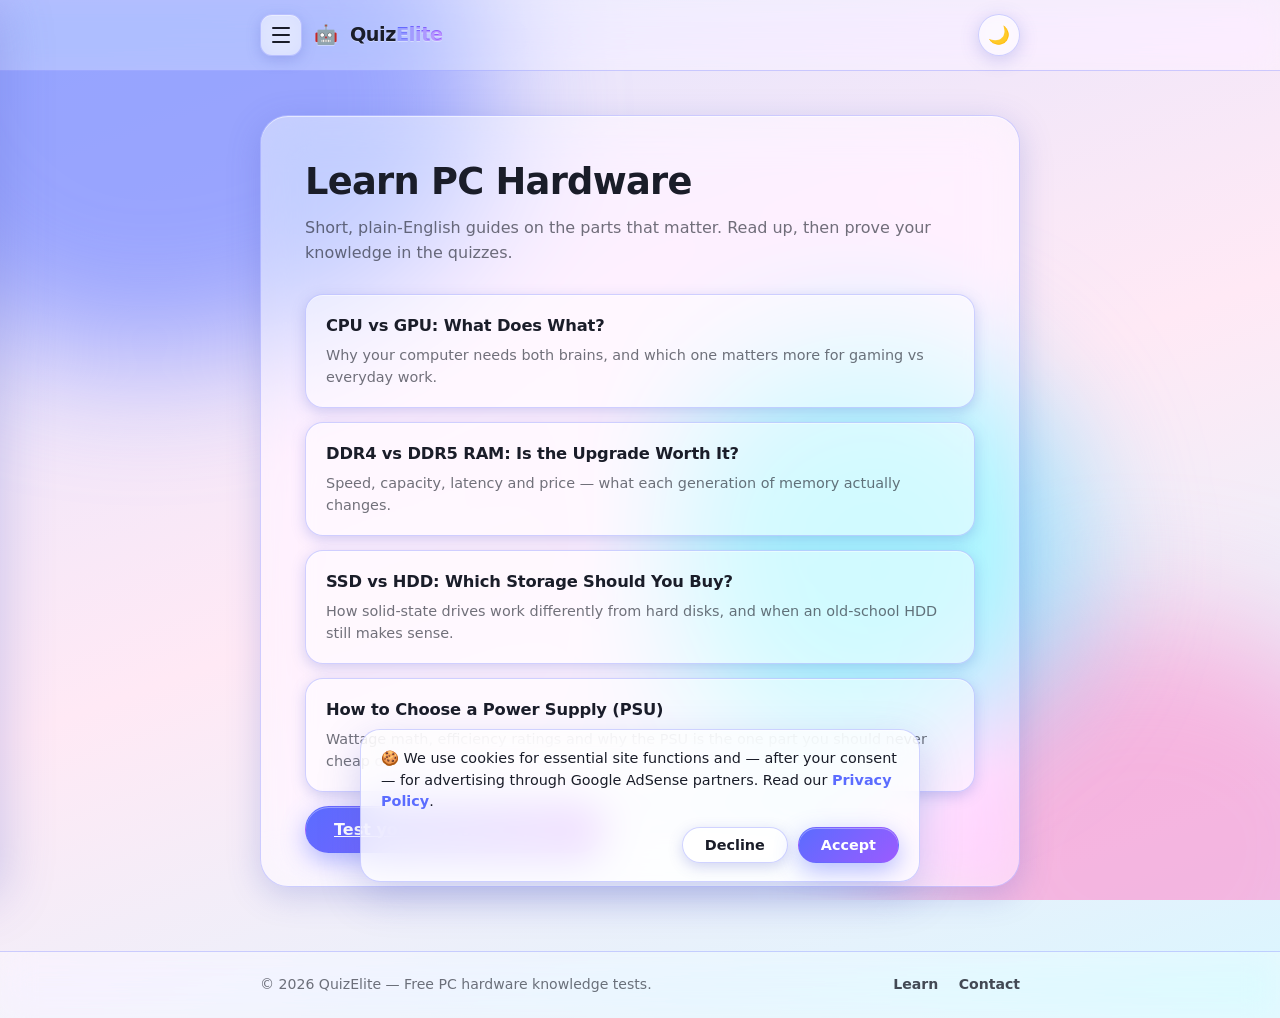
<file: learn.html>
<!DOCTYPE html>
<html lang="en">
<head>
  <meta charset="UTF-8" />
  <meta name="viewport" content="width=device-width, initial-scale=1.0, viewport-fit=cover" />
  <script src="theme.js"></script>
  <title>Learn PC Hardware — Guides | QuizElite</title>
  <meta name="description" content="Free plain-English guides about PC hardware: CPUs vs GPUs, RAM generations, SSD vs HDD storage, and how to choose a power supply. Learn, then test yourself with our quizzes." />
  <meta property="og:title" content="Learn PC Hardware — Guides | QuizElite" />
<meta property="og:description" content="Free plain-English guides about PC hardware: CPUs vs GPUs, RAM generations, SSD vs HDD storage, and how to choose a power supply. Learn, then test yourself with our quizzes." />
<meta property="og:type" content="website" />
<meta property="og:url" content="https://quizelite.github.io/quizelite/learn.html" />
  <meta property="og:image" content="https://quizelite.github.io/quizelite/og-image.png" />
<meta name="twitter:card" content="summary_large_image" />
<meta name="twitter:title" content="Learn PC Hardware — Guides | QuizElite" />
<meta name="twitter:description" content="Free plain-English guides about PC hardware: CPUs vs GPUs, RAM generations, SSD vs HDD storage, and how to choose a power supply. Learn, then test yourself with our quizzes." />
<meta name="theme-color" content="#5b6cff" />
  <link rel="manifest" href="manifest.json" />
  <link rel="apple-touch-icon" href="apple-touch-icon.png" />
  <link rel="stylesheet" href="style.css?v=5" />
</head>
<body>
  <div class="blobs" aria-hidden="true"><span></span><span></span><span></span></div>
  <header class="header">
    <div class="container header-inner">
      <div class="header-left">
        <button class="menu-toggle" type="button" aria-label="Open menu" aria-expanded="false"><span></span><span></span><span></span></button>
      <a href="./" class="logo"><span class="logo-icon">🤖</span> Quiz<span class="accent">Elite</span></a>
      </div>
      <nav class="nav">
        <button id="theme-toggle" class="theme-toggle" type="button" aria-label="Toggle dark mode">🌙</button>
      </nav>
    </div>
    <nav class="dropdown-menu" id="dropdown-menu">
      <button class="menu-close" type="button" aria-label="Close menu">✕</button>
      <a href="./">Home</a>
      <a href="learn.html">Learn</a>
      <a href="about.html">About</a>
      <a href="contact.html">Contact</a>
      <a href="privacy-policy.html">Privacy Policy</a>
    </nav>
  </header>

  <main class="container">
    <section class="card">
      <h1>Learn PC Hardware</h1>
      <p class="subtitle">Short, plain-English guides on the parts that matter. Read up, then prove your knowledge in the quizzes.</p>

      <div class="guide-list">
        <a class="guide-item" href="guide-cpu-vs-gpu.html">
          <strong>CPU vs GPU: What Does What?</strong>
          <span>Why your computer needs both brains, and which one matters more for gaming vs everyday work.</span>
        </a>
        <a class="guide-item" href="guide-ddr4-vs-ddr5.html">
          <strong>DDR4 vs DDR5 RAM: Is the Upgrade Worth It?</strong>
          <span>Speed, capacity, latency and price — what each generation of memory actually changes.</span>
        </a>
        <a class="guide-item" href="guide-ssd-vs-hdd.html">
          <strong>SSD vs HDD: Which Storage Should You Buy?</strong>
          <span>How solid-state drives work differently from hard disks, and when an old-school HDD still makes sense.</span>
        </a>
        <a class="guide-item" href="guide-how-to-choose-psu.html">
          <strong>How to Choose a Power Supply (PSU)</strong>
          <span>Wattage math, efficiency ratings and why the PSU is the one part you should never cheap out on.</span>
        </a>
      </div>

      <p style="margin-top:26px;">
        <a class="btn btn-primary" href="./">Test yourself with a quiz →</a>
      </p>
    </section>
  </main>

  <footer class="footer">
    <div class="container footer-inner">
      <p>© <span id="year"></span> QuizElite — Free PC hardware knowledge tests.</p>
      <nav class="footer-nav">
        <a href="learn.html">Learn</a>
        <a href="contact.html">Contact</a>
      </nav>
    </div>
  </footer>
  <script>document.getElementById("year").textContent = new Date().getFullYear();</script>
  <script src="cookie.js"></script>
</body>
</html>
</file>
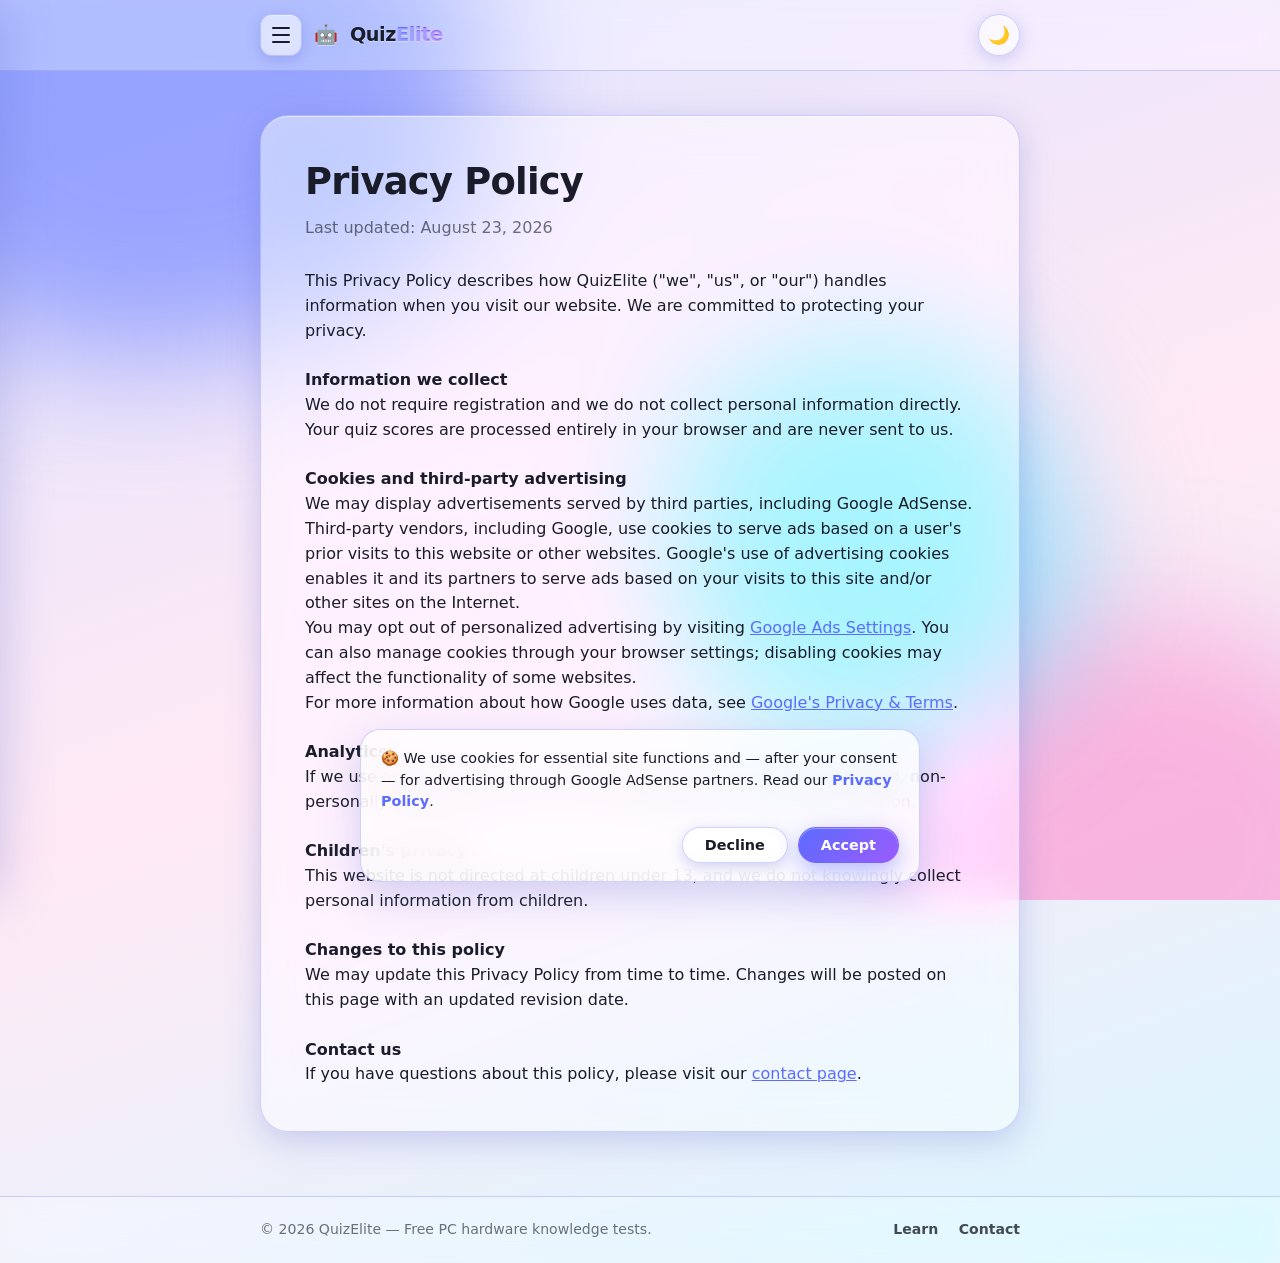
<file: privacy-policy.html>
<!DOCTYPE html>
<html lang="en">
<head>
  <meta charset="UTF-8" />
  <meta name="viewport" content="width=device-width, initial-scale=1.0, viewport-fit=cover" />
  <script src="theme.js"></script>
  <title>Privacy Policy — QuizElite</title>
  <meta name="description" content="Privacy policy for QuizElite: what information we handle, cookies, third-party advertising and your choices." />
  <meta property="og:title" content="Privacy Policy — QuizElite" />
  <meta property="og:description" content="Privacy policy for QuizElite: what information we handle, cookies, third-party advertising and your choices." />
  <meta property="og:type" content="website" />
  <meta property="og:url" content="https://quizelite.github.io/quizelite/privacy-policy.html" />
  <meta property="og:image" content="https://quizelite.github.io/quizelite/og-image.png" />
  <meta name="twitter:card" content="summary_large_image" />
  <meta name="twitter:title" content="Privacy Policy — QuizElite" />
  <meta name="twitter:description" content="Privacy policy for QuizElite: what information we handle, cookies, third-party advertising and your choices." />
  <link rel="stylesheet" href="style.css?v=5" />
</head>
<body>
  <div class="blobs" aria-hidden="true"><span></span><span></span><span></span></div>
  <header class="header">
    <div class="container header-inner">
      <div class="header-left">
        <button class="menu-toggle" type="button" aria-label="Open menu" aria-expanded="false"><span></span><span></span><span></span></button>
      <a href="./" class="logo"><span class="logo-icon">🤖</span> Quiz<span class="accent">Elite</span></a>
      </div>
      <nav class="nav">
        <button id="theme-toggle" class="theme-toggle" type="button" aria-label="Toggle dark mode">🌙</button>
      </nav>
    </div>
    <nav class="dropdown-menu" id="dropdown-menu">
      <button class="menu-close" type="button" aria-label="Close menu">✕</button>
      <a href="./">Home</a>
      <a href="learn.html">Learn</a>
      <a href="about.html">About</a>
      <a href="contact.html">Contact</a>
      <a href="privacy-policy.html">Privacy Policy</a>
    </nav>
  </header>

  <main class="container">
    <section class="card">
      <h1>Privacy Policy</h1>
      <p class="subtitle">Last updated: August 23, 2026</p>

      <p>This Privacy Policy describes how QuizElite ("we", "us", or "our") handles information when you visit our website. We are committed to protecting your privacy.</p>

      <br /><p><strong>Information we collect</strong></p>
      <p>We do not require registration and we do not collect personal information directly. Your quiz scores are processed entirely in your browser and are never sent to us.</p>

      <br /><p><strong>Cookies and third-party advertising</strong></p>
      <p>We may display advertisements served by third parties, including Google AdSense. Third-party vendors, including Google, use cookies to serve ads based on a user's prior visits to this website or other websites. Google's use of advertising cookies enables it and its partners to serve ads based on your visits to this site and/or other sites on the Internet.</p>
      <p>You may opt out of personalized advertising by visiting <a href="https://www.google.com/settings/ads" target="_blank" rel="noopener" style="color: var(--accent);">Google Ads Settings</a>. You can also manage cookies through your browser settings; disabling cookies may affect the functionality of some websites.</p>
      <p>For more information about how Google uses data, see <a href="https://policies.google.com/technologies/partner-sites" target="_blank" rel="noopener" style="color: var(--accent);">Google's Privacy &amp; Terms</a>.</p>

      <br /><p><strong>Analytics</strong></p>
      <p>If we use analytics services in the future, they will only collect aggregated, non-personally identifiable data such as pages visited and approximate location.</p>

      <br /><p><strong>Children's privacy</strong></p>
      <p>This website is not directed at children under 13, and we do not knowingly collect personal information from children.</p>

      <br /><p><strong>Changes to this policy</strong></p>
      <p>We may update this Privacy Policy from time to time. Changes will be posted on this page with an updated revision date.</p>

      <br /><p><strong>Contact us</strong></p>
      <p>If you have questions about this policy, please visit our <a href="contact.html" style="color: var(--accent);">contact page</a>.</p>
    </section>
  </main>

  <footer class="footer">
    <div class="container footer-inner">
      <p>© <span id="year"></span> QuizElite — Free PC hardware knowledge tests.</p>
      <nav class="footer-nav">
        <a href="learn.html">Learn</a>
        <a href="contact.html">Contact</a>
      </nav>
    </div>
  </footer>
  <script>document.getElementById("year").textContent = new Date().getFullYear();</script>
  <script src="cookie.js"></script>
</body>
</html>
</file>
<file: style.css>
/* QuizElite — liquid glass theme (light / dark) */

:root {
  --glass: rgba(255, 255, 255, 0.48);
  --glass-strong: rgba(255, 255, 255, 0.8);
  --glass-soft: rgba(255, 255, 255, 0.3);
  --glass-border: rgba(120, 130, 255, 0.35);
  --ink: #1a1d29;
  --ink-dim: rgba(26, 29, 41, 0.62);
  --accent: #5b6cff;
  --accent-2: #9b5bff;
  --correct: #12a150;
  --wrong: #e4485c;
  --shadow: rgba(80, 90, 200, 0.25);
  --blob1: rgba(110, 130, 255, 0.65);
  --blob2: rgba(255, 140, 205, 0.6);
  --blob3: rgba(80, 215, 255, 0.6);
}

[data-theme="dark"] {
  --glass: rgba(22, 25, 45, 0.55);
  --glass-strong: rgba(28, 32, 58, 0.75);
  --glass-soft: rgba(30, 34, 60, 0.35);
  --glass-border: rgba(255, 255, 255, 0.14);
  --ink: #edf0ff;
  --ink-dim: rgba(237, 240, 255, 0.6);
  --accent: #7b8aff;
  --accent-2: #b57bff;
  --correct: #3ddc84;
  --wrong: #ff6b7d;
  --shadow: rgba(0, 0, 0, 0.45);
  --blob1: rgba(70, 90, 255, 0.5);
  --blob2: rgba(200, 60, 180, 0.4);
  --blob3: rgba(40, 190, 230, 0.45);
}

* { box-sizing: border-box; margin: 0; padding: 0; }

button, select, a { -webkit-tap-highlight-color: transparent; }
.btn, .diff-btn, .answer-btn, .select, .chip-icon { touch-action: manipulation; position: relative; overflow: hidden; }

/* Liquid click ripple */
.ripple {
  position: absolute;
  border-radius: 50%;
  background: radial-gradient(circle, var(--ripple-color) 0%, transparent 70%);
  transform: scale(0);
  animation: rippleGrow 0.6s ease-out forwards;
  pointer-events: none;
}
:root { --ripple-color: rgba(91, 108, 255, 0.45); }
[data-theme="dark"] { --ripple-color: rgba(255, 255, 255, 0.4); }
@keyframes rippleGrow {
  to { transform: scale(1); opacity: 0; }
}

body {
  font-family: "Inter", system-ui, sans-serif;
  background: linear-gradient(160deg, #dfe4ff 0%, #ffe9f5 50%, #d9f6ff 100%);
  color: var(--ink);
  min-height: 100vh;
  display: flex;
  flex-direction: column;
  line-height: 1.55;
  transition: background 0.4s ease, color 0.3s ease;
}
[data-theme="dark"] body {
  background: linear-gradient(160deg, #0a0c1c 0%, #14102a 55%, #071522 100%);
}

/* Liquid blobs behind everything */
.blobs {
  position: fixed;
  inset: 0;
  z-index: -1;
  overflow: hidden;
  pointer-events: none;
}
.blobs span {
  position: absolute;
  filter: blur(65px);
  will-change: transform, border-radius;
}
.blobs span:nth-child(1) {
  width: 50vmax; height: 44vmax;
  top: -16vmax; left: -12vmax;
  background: var(--blob1);
  border-radius: 60% 40% 55% 45% / 50% 60% 40% 50%;
  animation: drift1 14s ease-in-out infinite alternate, morph 11s ease-in-out infinite alternate;
}
.blobs span:nth-child(2) {
  width: 40vmax; height: 36vmax;
  bottom: -14vmax; right: -10vmax;
  background: var(--blob2);
  border-radius: 45% 55% 40% 60% / 60% 45% 55% 40%;
  animation: drift2 17s ease-in-out infinite alternate, morph 13s ease-in-out infinite alternate-reverse;
}
.blobs span:nth-child(3) {
  width: 32vmax; height: 32vmax;
  top: 38%; left: 52%;
  background: var(--blob3);
  border-radius: 55% 45% 60% 40% / 40% 55% 45% 60%;
  animation: drift3 20s ease-in-out infinite alternate, morph 9s ease-in-out infinite alternate;
}
@keyframes morph {
  0%   { border-radius: 60% 40% 55% 45% / 50% 60% 40% 50%; }
  33%  { border-radius: 35% 65% 30% 70% / 70% 35% 65% 30%; }
  66%  { border-radius: 70% 30% 65% 35% / 35% 70% 30% 65%; }
  100% { border-radius: 50% 50% 45% 55% / 55% 45% 60% 40%; }
}
@keyframes drift1 {
  0%   { transform: translate(0, 0) scale(1) rotate(0deg); }
  50%  { transform: translate(6vmax, 4vmax) scale(1.18) rotate(18deg); }
  100% { transform: translate(-3vmax, 7vmax) scale(0.94) rotate(-10deg); }
}
@keyframes drift2 {
  0%   { transform: translate(0, 0) scale(1) rotate(0deg); }
  50%  { transform: translate(-5vmax, -6vmax) scale(1.22) rotate(-16deg); }
  100% { transform: translate(4vmax, -2vmax) scale(0.9) rotate(12deg); }
}
@keyframes drift3 {
  0%   { transform: translate(0, 0) scale(0.95); }
  33%  { transform: translate(-8vmax, -4vmax) scale(1.25); }
  66%  { transform: translate(5vmax, 5vmax) scale(1.05); }
  100% { transform: translate(0, 0) scale(0.95); }
}

.container { width: min(760px, 92%); margin: 0 auto; }

/* ===== Header ===== */
.header {
  background: var(--glass-soft);
  backdrop-filter: blur(16px) saturate(160%);
  -webkit-backdrop-filter: blur(16px) saturate(160%);
  border-bottom: 1px solid var(--glass-border);
  position: sticky;
  top: 0;
  z-index: 10;
}
.header-inner {
  display: flex;
  align-items: center;
  justify-content: space-between;
  gap: 10px;
  padding: 14px 0;
}
.logo {
  font-weight: 800;
  font-size: 1.2rem;
  letter-spacing: -0.02em;
  color: var(--ink);
  text-decoration: none;
  text-shadow: 0 1px 0 rgba(255, 255, 255, 0.35);
}
.logo-icon { margin-right: 6px; display: inline-block; }
.accent {
  background: linear-gradient(90deg, var(--accent), var(--accent-2));
  -webkit-background-clip: text;
  background-clip: text;
  color: transparent;
}
.nav { display: flex; align-items: center; }
.nav a {
  color: var(--ink);
  text-decoration: none;
  margin-left: 16px;
  font-size: 0.9rem;
  font-weight: 600;
  opacity: 0.75;
  transition: opacity 0.2s ease;
}
.nav a:hover { opacity: 1; }

/* Header left group (hamburger + logo) */
.header-left { display: flex; align-items: center; gap: 12px; }

/* Hamburger button */
.menu-toggle {
  width: 42px;
  height: 42px;
  border-radius: 12px;
  border: 1px solid var(--glass-border);
  background: var(--glass);
  backdrop-filter: blur(12px);
  -webkit-backdrop-filter: blur(12px);
  box-shadow: inset 0 1px 0 rgba(255, 255, 255, 0.4), 0 4px 14px var(--shadow);
  cursor: pointer;
  display: flex;
  flex-direction: column;
  align-items: center;
  justify-content: center;
  gap: 5px;
  transition: transform 0.15s ease, box-shadow 0.2s ease;
}
.menu-toggle span {
  display: block;
  width: 18px;
  height: 2px;
  border-radius: 2px;
  background: var(--ink);
  transition: transform 0.3s cubic-bezier(0.68, -0.55, 0.27, 1.55), opacity 0.2s ease;
}
.menu-toggle:hover { transform: translateY(-2px); }
.menu-toggle.open span:nth-child(1) { transform: translateY(7px) rotate(45deg); }
.menu-toggle.open span:nth-child(2) { opacity: 0; transform: scaleX(0); }
.menu-toggle.open span:nth-child(3) { transform: translateY(-7px) rotate(-45deg); }

/* Lateral drawer menu (slides from the screen's left edge, full height) */
.dropdown-menu {
  position: absolute;
  top: 0;
  left: 0;
  width: min(280px, 78vw);
  height: 100vh;
  height: 100dvh;
  padding: 84px 14px 24px;
  border-radius: 0 24px 24px 0;
  background: var(--glass-strong);
  backdrop-filter: blur(24px) saturate(180%);
  -webkit-backdrop-filter: blur(24px) saturate(180%);
  border: 1px solid var(--glass-border);
  border-left: none;
  box-shadow: 18px 0 50px var(--shadow), inset 1px 1px 0 rgba(255, 255, 255, 0.45);
  z-index: 60;
  opacity: 1;
  transform: translateX(-105%);
  pointer-events: none;
  transition: transform 0.4s cubic-bezier(0.34, 1.56, 0.64, 1);
}
.menu-close {
  position: absolute;
  top: 18px;
  right: 16px;
  width: 40px;
  height: 40px;
  border-radius: 50%;
  border: 1px solid var(--glass-border);
  background: var(--glass);
  backdrop-filter: blur(12px);
  -webkit-backdrop-filter: blur(12px);
  color: var(--ink);
  font-size: 1rem;
  font-family: inherit;
  cursor: pointer;
  display: grid;
  place-items: center;
  box-shadow: inset 0 1px 0 rgba(255, 255, 255, 0.4), 0 4px 14px var(--shadow);
  transition: transform 0.15s ease, background 0.2s ease;
}
.menu-close:hover { transform: rotate(90deg) scale(1.06); }
.dropdown-menu a {
  display: block;
  padding: 15px 18px;
  border-radius: 14px;
  color: var(--ink);
  text-decoration: none;
  font-weight: 700;
  font-size: 1.05rem;
  opacity: 0;
  transform: translateX(-14px);
  transition: opacity 0.3s ease, transform 0.3s ease, background 0.15s ease;
}
.dropdown-menu a:hover { background: var(--glass-soft); }
/* staggered entrance when open */
.dropdown-menu.open { transform: translateX(0); pointer-events: auto; }
.dropdown-menu.open a { opacity: 1; transform: translateX(0); }
.dropdown-menu.open a:nth-child(2) { transition-delay: 0.12s; }
.dropdown-menu.open a:nth-child(3) { transition-delay: 0.18s; }
.dropdown-menu.open a:nth-child(4) { transition-delay: 0.24s; }
.dropdown-menu.open a:nth-child(5) { transition-delay: 0.3s; }

/* Theme toggle */
.theme-toggle {
  width: 42px;
  height: 42px;
  margin-left: 14px;
  border-radius: 50%;
  border: 1px solid var(--glass-border);
  background: var(--glass);
  backdrop-filter: blur(12px);
  -webkit-backdrop-filter: blur(12px);
  box-shadow: 0 4px 18px var(--shadow), inset 0 1px 0 rgba(255, 255, 255, 0.5);
  cursor: pointer;
  font-size: 1.1rem;
  display: grid;
  place-items: center;
  transition: transform 0.15s ease, box-shadow 0.2s ease;
}
.theme-toggle:hover { transform: translateY(-2px) scale(1.05); box-shadow: 0 8px 24px var(--shadow), inset 0 1px 0 rgba(255,255,255,0.5); }
.theme-toggle:active { transform: scale(0.94); }
.theme-toggle.spin { animation: toggleSpin 0.45s ease; }
@keyframes toggleSpin {
  from { transform: rotate(-180deg) scale(0.6); opacity: 0.4; }
  to { transform: rotate(0deg) scale(1); opacity: 1; }
}

.footer {
  border-top: 1px solid var(--glass-border);
  background: var(--glass-soft);
  backdrop-filter: blur(16px) saturate(160%);
  -webkit-backdrop-filter: blur(16px) saturate(160%);
  margin-top: auto;
  padding: 22px 0;
  color: var(--ink-dim);
  font-size: 0.88rem;
}
.footer-inner {
  display: flex;
  flex-wrap: wrap;
  gap: 12px;
  align-items: center;
  justify-content: space-between;
}
.footer-nav a { color: var(--ink); text-decoration: none; margin-left: 16px; font-weight: 600; opacity: 0.8; }
.footer-nav a:hover { opacity: 1; }

/* ===== Screens ===== */
main { padding: 44px 0 64px; flex: 1; }
.card {
  position: relative;
  background: var(--glass);
  backdrop-filter: blur(24px) saturate(200%);
  -webkit-backdrop-filter: blur(24px) saturate(200%);
  border: 1px solid var(--glass-border);
  border-radius: 28px;
  padding: clamp(24px, 5vw, 44px);
  box-shadow:
    0 8px 32px var(--shadow),
    inset 0 1px 0 rgba(255, 255, 255, 0.55),
    inset 0 -1px 0 rgba(255, 255, 255, 0.12);
  overflow: hidden;
  animation: bootIn 0.45s ease both, liquidFloat 6s ease-in-out 0.5s infinite;
}
@keyframes liquidFloat {
  0%, 100% { transform: translateY(0) rotate(0deg); }
  33%      { transform: translateY(-5px) rotate(0.25deg); }
  66%      { transform: translateY(3px) rotate(-0.2deg); }
}
.card > * { position: relative; z-index: 1; }
.hidden { display: none !important; }

h1 {
  font-weight: 800;
  font-size: clamp(1.6rem, 4vw, 2.3rem);
  line-height: 1.2;
  letter-spacing: -0.02em;
  margin-bottom: 12px;
}
h2 { font-weight: 800; letter-spacing: -0.01em; }
.subtitle { color: var(--ink-dim); font-weight: 500; margin-bottom: 28px; }

/* ===== Robot mascot ===== */
.mascot {
  position: relative;
  display: flex;
  justify-content: center;
  margin: -6px 0 14px;
}
.robot-svg {
  width: clamp(130px, 24vw, 190px);
  filter: drop-shadow(0 10px 24px var(--shadow));
  animation: floatBot 3s ease-in-out infinite;
  cursor: pointer;
}
.mascot-sm .robot-svg { width: clamp(90px, 16vw, 120px); }

.robot-svg .arm-r {
  transform-box: view-box;
  transform-origin: 167px 146px;
}
.robot-svg.waving { animation: floatBot 3s ease-in-out infinite, happyJump 0.95s ease; }
.robot-svg.waving .arm-r { animation: waveArm 0.95s ease; }

.bubble {
  position: absolute;
  top: -12px;
  left: 50%;
  transform: translateX(-50%) translateY(8px);
  background: var(--glass-strong);
  backdrop-filter: blur(12px);
  -webkit-backdrop-filter: blur(12px);
  border: 1px solid var(--glass-border);
  color: var(--ink);
  font-size: 0.75rem;
  font-weight: 700;
  letter-spacing: 0.06em;
  padding: 6px 14px;
  border-radius: 999px;
  box-shadow: 0 6px 20px var(--shadow);
  opacity: 0;
  pointer-events: none;
  transition: opacity 0.25s ease, transform 0.25s ease;
  z-index: 2;
}
.mascot.waving .bubble {
  opacity: 1;
  transform: translateX(-50%) translateY(0) scale(1.05);
}

/* ===== Category icons ===== */
.cat-icons {
  display: flex;
  justify-content: center;
  gap: 10px;
  flex-wrap: wrap;
  margin-bottom: 26px;
}
.chip-icon {
  width: 46px;
  height: 46px;
  display: grid;
  place-items: center;
  background: var(--glass);
  border: 1px solid var(--glass-border);
  border-radius: 15px;
  color: var(--ink);
  box-shadow: 0 4px 14px var(--shadow), inset 0 1px 0 rgba(255, 255, 255, 0.5);
  cursor: pointer;
  font: inherit;
  padding: 0;
  transition: transform 0.15s ease, box-shadow 0.15s ease, background 0.2s ease;
  opacity: 0;
  animation: iconPop 0.4s ease forwards;
}
.chip-icon svg { width: 24px; height: 24px; }
.chip-icon:nth-child(1) { animation-delay: 0.15s; }
.chip-icon:nth-child(2) { animation-delay: 0.25s; }
.chip-icon:nth-child(3) { animation-delay: 0.35s; }
.chip-icon:nth-child(4) { animation-delay: 0.45s; }
.chip-icon:nth-child(5) { animation-delay: 0.55s; }
.chip-icon:nth-child(6) { animation-delay: 0.65s; }
.chip-icon:hover { transform: translateY(-3px); }
.chip-icon.selected {
  background: linear-gradient(135deg, var(--accent), var(--accent-2));
  color: #fff;
  transform: translateY(-2px);
  box-shadow: 0 8px 22px rgba(91, 108, 255, 0.45);
}

/* ===== Pickers ===== */
.picker-group { margin-bottom: 22px; }
.picker-label {
  display: block;
  font-size: 0.76rem;
  font-weight: 700;
  text-transform: uppercase;
  letter-spacing: 0.12em;
  color: var(--ink-dim);
  margin-bottom: 8px;
}
.select {
  width: 100%;
  min-height: 48px;
  background: var(--glass);
  backdrop-filter: blur(12px);
  -webkit-backdrop-filter: blur(12px);
  color: var(--ink);
  border: 1px solid var(--glass-border);
  border-radius: 16px;
  padding: 10px 16px;
  font-size: 1rem;
  font-family: inherit;
  font-weight: 600;
  cursor: pointer;
  box-shadow: inset 0 1px 0 rgba(255, 255, 255, 0.4), 0 4px 14px var(--shadow);
  transition: box-shadow 0.2s ease;
}
.select:focus {
  outline: none;
  box-shadow: 0 0 0 3px rgba(123, 138, 255, 0.35), 0 4px 14px var(--shadow);
}
.select option { color: #1a1d29; }

.difficulty-toggle { display: grid; grid-template-columns: repeat(4, 1fr); gap: 10px; }
.diff-btn {
  min-height: 48px;
  background: var(--glass);
  backdrop-filter: blur(12px);
  -webkit-backdrop-filter: blur(12px);
  color: var(--ink);
  border: 1px solid var(--glass-border);
  border-radius: 999px;
  font-size: 0.92rem;
  font-family: inherit;
  font-weight: 600;
  cursor: pointer;
  box-shadow: inset 0 1px 0 rgba(255, 255, 255, 0.4), 0 4px 14px var(--shadow);
  transition: all 0.15s ease;
}
.diff-btn:hover { transform: translateY(-2px); }
.diff-btn.active {
  background: linear-gradient(135deg, var(--accent), var(--accent-2));
  color: #fff;
  border-color: transparent;
  box-shadow: 0 6px 20px rgba(91, 108, 255, 0.45), inset 0 1px 0 rgba(255, 255, 255, 0.3);
}

.count-info { color: var(--ink-dim); font-size: 0.9rem; margin-bottom: 22px; min-height: 1.4em; }

/* ===== Buttons ===== */
.btn {
  font-family: inherit;
  font-weight: 700;
  font-size: 1rem;
  border: 1px solid var(--glass-border);
  border-radius: 999px;
  padding: 13px 28px;
  cursor: pointer;
  color: var(--ink);
  transition: transform 0.12s ease, box-shadow 0.2s ease, filter 0.2s ease;
}
.btn-primary {
  background: linear-gradient(135deg, var(--accent), var(--accent-2));
  color: #fff;
  border-color: transparent;
  box-shadow: 0 8px 24px rgba(91, 108, 255, 0.45), inset 0 1px 0 rgba(255, 255, 255, 0.35);
}
.btn-primary:hover { filter: brightness(1.08); transform: translateY(-2px); }
.btn-primary:active { transform: translateY(1px); }
.btn-primary[disabled] {
  opacity: 0.45;
  cursor: not-allowed;
  transform: none;
}
.btn-secondary {
  background: var(--glass);
  backdrop-filter: blur(12px);
  -webkit-backdrop-filter: blur(12px);
  box-shadow: inset 0 1px 0 rgba(255, 255, 255, 0.4), 0 4px 14px var(--shadow);
}
.btn-secondary:hover { transform: translateY(-2px); }
.btn-lg { width: 100%; font-size: 1.08rem; padding: 15px; }

/* ===== Quiz screen ===== */
.quiz-meta {
  display: flex;
  align-items: center;
  justify-content: space-between;
  gap: 10px;
  margin-bottom: 14px;
  font-size: 0.88rem;
}
.badge {
  background: linear-gradient(135deg, var(--accent), var(--accent-2));
  color: #fff;
  border-radius: 999px;
  padding: 4px 14px;
  font-weight: 700;
  font-size: 0.8rem;
  white-space: nowrap;
  box-shadow: 0 4px 14px rgba(91, 108, 255, 0.4);
}
.progress-text { color: var(--ink-dim); font-weight: 600; }
.score-text { font-weight: 800; color: var(--correct); }

.progress-bar {
  height: 12px;
  background: var(--glass-soft);
  border: 1px solid var(--glass-border);
  border-radius: 999px;
  overflow: hidden;
  margin-bottom: 28px;
}
.progress-fill {
  height: 100%;
  width: 0%;
  background: linear-gradient(90deg, var(--accent), var(--accent-2));
  border-radius: 999px;
  box-shadow: 0 0 12px rgba(123, 138, 255, 0.6);
  transition: width 0.35s ease;
  position: relative;
}
.progress-fill::after {
  content: "";
  position: absolute;
  inset: 0;
  border-radius: 999px;
  background: linear-gradient(90deg, transparent, rgba(255, 255, 255, 0.45), transparent);
  animation: shimmer 1.8s linear infinite;
}

.question-text {
  font-size: clamp(1.2rem, 3vw, 1.5rem);
  font-weight: 800;
  letter-spacing: -0.01em;
  margin-bottom: 24px;
  animation: typeIn 0.35s ease both;
}

.answers { display: grid; gap: 13px; }
.answer-btn {
  text-align: left;
  background: var(--glass);
  backdrop-filter: blur(14px) saturate(160%);
  -webkit-backdrop-filter: blur(14px) saturate(160%);
  color: var(--ink);
  border: 1px solid var(--glass-border);
  border-radius: 18px;
  min-height: 56px;
  padding: 12px 16px;
  font-size: 0.97rem;
  font-family: inherit;
  font-weight: 600;
  cursor: pointer;
  display: flex;
  align-items: center;
  gap: 12px;
  box-shadow: inset 0 1px 0 rgba(255, 255, 255, 0.45), 0 4px 14px var(--shadow);
  transition: transform 0.12s ease, box-shadow 0.15s ease, background 0.2s ease;
  animation: slideIn 0.35s ease both;
}
.answer-btn:not(:disabled):hover { transform: translateY(-2px); }
.answer-btn:not(:disabled):active { transform: translateY(1px); }
.answer-btn .key {
  flex-shrink: 0;
  width: 30px;
  height: 30px;
  display: grid;
  place-items: center;
  background: var(--glass-soft);
  border: 1px solid var(--glass-border);
  border-radius: 10px;
  font-size: 0.82rem;
  font-weight: 800;
  color: var(--ink);
}
.answer-btn.correct {
  background: rgba(18, 161, 80, 0.16);
  border-color: var(--correct);
}
.answer-btn.correct .key { background: var(--correct); color: #fff; border-color: transparent; }
.answer-btn.wrong {
  background: rgba(228, 72, 92, 0.14);
  border-color: var(--wrong);
  animation: shake 0.4s ease, slideIn 0.35s ease both;
}
.answer-btn.wrong .key { background: var(--wrong); color: #fff; border-color: transparent; }
.answer-btn:disabled { cursor: default; }

.feedback {
  margin-top: 20px;
  padding: 13px 16px;
  border-radius: 16px;
  font-size: 0.93rem;
  font-weight: 600;
  animation: typeIn 0.3s ease both;
}
.feedback.ok { background: rgba(18, 161, 80, 0.12); border: 1px solid rgba(18, 161, 80, 0.4); }
.feedback.no { background: rgba(228, 72, 92, 0.12); border: 1px solid rgba(228, 72, 92, 0.4); }
.feedback.skip { background: rgba(123, 138, 255, 0.12); border: 1px solid rgba(123, 138, 255, 0.45); }
.feedback-explain {
  margin-top: 8px;
  font-weight: 500;
  font-size: 0.9rem;
  color: var(--ink-dim);
}
.best-info { color: var(--ink-dim); font-size: 0.85rem; font-weight: 600; min-height: 0; margin: -14px 0 18px; }
#next-btn { margin-top: 20px; animation: typeIn 0.35s ease both; }

/* ===== Results ===== */
.result-emoji {
  font-size: 3.4rem;
  text-align: center;
  animation: botBounce 1s ease infinite alternate;
}
.result-title { text-align: center; margin-top: 10px; font-size: clamp(1.5rem, 4vw, 2rem); letter-spacing: -0.02em; }
.result-message { text-align: center; color: var(--ink-dim); margin: 10px 0 28px; }
.result-stats {
  display: grid;
  grid-template-columns: repeat(3, 1fr);
  gap: 12px;
  margin-bottom: 30px;
}
.stat {
  background: var(--glass);
  border: 1px solid var(--glass-border);
  border-radius: 18px;
  padding: 16px 10px;
  text-align: center;
  box-shadow: inset 0 1px 0 rgba(255, 255, 255, 0.45), 0 4px 14px var(--shadow);
  animation: slideIn 0.4s ease both;
}
.stat:nth-child(2) { animation-delay: 0.1s; }
.stat:nth-child(3) { animation-delay: 0.2s; }
.stat-value {
  display: block;
  font-size: 1.5rem;
  font-weight: 800;
  letter-spacing: -0.02em;
  background: linear-gradient(135deg, var(--accent), var(--accent-2));
  -webkit-background-clip: text;
  background-clip: text;
  color: transparent;
}
.stat-label { font-size: 0.7rem; color: var(--ink-dim); text-transform: uppercase; letter-spacing: 0.1em; font-weight: 700; }
.result-actions { display: flex; gap: 14px; justify-content: center; flex-wrap: wrap; }

/* ===== Responsive ===== */
@media (max-width: 600px) {
  main { padding: 26px 0 44px; }

  .header-inner { flex-direction: column; gap: 8px; padding: 10px 0; }
  .logo { font-size: 1.1rem; }
  .nav a { margin: 0 8px; font-size: 0.8rem; }
  .theme-toggle { margin-left: 8px; }

  .btn-lg { padding: 15px; }
  .answer-btn { min-height: 54px; padding: 12px 14px; gap: 10px; font-size: 0.92rem; }
  .feedback { font-size: 0.88rem; }

  .quiz-meta { row-gap: 6px; font-size: 0.82rem; }

  .result-actions { flex-direction: column; }
  .result-actions .btn { width: 100%; }

  .robot-svg { width: clamp(110px, 30vw, 150px); }
}

@media (max-width: 380px) {
  .difficulty-toggle { grid-template-columns: repeat(2, 1fr); }
  .cat-icons { gap: 7px; }
  .chip-icon { width: 42px; height: 42px; }
  .question-text { font-size: 1.05rem; }
  h1 { font-size: 1.3rem; }
}

@supports (padding: env(safe-area-inset-bottom)) {
  .footer {
    padding-bottom: calc(22px + env(safe-area-inset-bottom));
  }
}

/* ===== Guides / articles ===== */
.guide-list { display: grid; gap: 14px; }
.guide-item {
  display: flex;
  flex-direction: column;
  gap: 6px;
  padding: 18px 20px;
  border-radius: 18px;
  background: var(--glass);
  border: 1px solid var(--glass-border);
  color: var(--ink);
  text-decoration: none;
  box-shadow: inset 0 1px 0 rgba(255, 255, 255, 0.45), 0 4px 14px var(--shadow);
  transition: transform 0.15s ease, box-shadow 0.2s ease, background 0.2s ease;
}
.guide-item:hover { transform: translateY(-3px); background: var(--glass-soft); }
.guide-item strong { font-size: 1.02rem; letter-spacing: -0.01em; }
.guide-item span { color: var(--ink-dim); font-size: 0.9rem; }

.article p { margin-bottom: 16px; }
.article h2 {
  margin: 26px 0 12px;
  font-size: clamp(1.15rem, 3vw, 1.4rem);
}
.article ul { margin: 0 0 18px 22px; display: grid; gap: 8px; }

/* ===== Cookie banner ===== */
.cookie-banner {
  position: fixed;
  left: 50%;
  bottom: 18px;
  transform: translateX(-50%);
  width: min(560px, calc(100vw - 24px));
  padding: 18px 20px;
  border-radius: 20px;
  background: var(--glass-strong);
  backdrop-filter: blur(20px) saturate(180%);
  -webkit-backdrop-filter: blur(20px) saturate(180%);
  border: 1px solid var(--glass-border);
  box-shadow: 0 14px 40px var(--shadow), inset 0 1px 0 rgba(255, 255, 255, 0.45);
  z-index: 100;
  animation: cookieIn 0.4s ease both;
}
@keyframes cookieIn {
  from { opacity: 0; transform: translateX(-50%) translateY(18px) scale(0.985); }
  to { opacity: 1; transform: translateX(-50%) translateY(0) scale(1); }
}
.cookie-banner.closing {
  transition: opacity 0.35s ease, transform 0.35s ease;
  opacity: 0;
  transform: translateX(-50%) translateY(20px);
}
.cookie-banner p { color: var(--ink); font-size: 0.9rem; line-height: 1.5; margin-bottom: 14px; }
.cookie-banner a { color: var(--accent); font-weight: 700; text-decoration: none; }
.cookie-actions { display: flex; gap: 10px; justify-content: flex-end; }
.cookie-btn { padding: 9px 22px; font-size: 0.9rem; }

/* Sound toggle (same look as theme toggle, but theme.js must not touch it) */
.icon-toggle {
  width: 42px;
  height: 42px;
  border-radius: 50%;
  border: 1px solid var(--glass-border);
  background: var(--glass);
  backdrop-filter: blur(12px);
  -webkit-backdrop-filter: blur(12px);
  box-shadow: 0 4px 18px var(--shadow), inset 0 1px 0 rgba(255, 255, 255, 0.5);
  cursor: pointer;
  font-size: 1.1rem;
  display: grid;
  place-items: center;
  transition: transform 0.15s ease, box-shadow 0.2s ease;
}
.icon-toggle:hover { transform: translateY(-2px) scale(1.05); }
.icon-toggle:active { transform: scale(0.94); }

/* Quiz meta extras */
.quiz-meta { flex-wrap: wrap; }
#quiz-bot {
  width: 34px;
  height: 34px;
  flex-shrink: 0;
  transition: transform 0.25s cubic-bezier(0.34, 1.56, 0.64, 1);
}
#quiz-bot .bot-head {
  fill: rgba(13, 22, 38, 0.75);
  stroke: var(--accent);
  stroke-width: 2.5;
}
#quiz-bot .bot-antenna { stroke: var(--accent); stroke-width: 2; }
#quiz-bot .bot-antenna-tip { fill: var(--accent); }
#quiz-bot .eye { fill: #00e5ff; transition: fill 0.25s ease; }
#quiz-bot .mouth {
  fill: none;
  stroke-width: 2.4;
  stroke-linecap: round;
  transition: stroke 0.25s ease;
}
#quiz-bot .m-smile { stroke: #39ff88; }
#quiz-bot .m-frown { stroke: #ff6b7d; display: none; }
#quiz-bot.bot-happy { transform: scale(1.18) rotate(-4deg); }
#quiz-bot.bot-happy .eye { fill: #39ff88; }
#quiz-bot.bot-sad { transform: scale(0.94) rotate(3deg); }
#quiz-bot.bot-sad .eye { fill: #ff6b7d; }
#quiz-bot.bot-sad .m-smile { display: none; }
#quiz-bot.bot-sad .m-frown { display: block; }

.streak-chip {
  background: linear-gradient(135deg, #ff9d3c, #ff5e3a);
  color: #fff;
  border-radius: 999px;
  padding: 3px 12px;
  font-weight: 800;
  font-size: 0.82rem;
  box-shadow: 0 4px 14px rgba(255, 110, 60, 0.45);
}
.streak-chip.pop { animation: streakPop 0.35s cubic-bezier(0.34, 1.56, 0.64, 1); }
@keyframes streakPop {
  0% { transform: scale(0.6); }
  60% { transform: scale(1.25); }
  100% { transform: scale(1); }
}

.quiz-timer {
  font-weight: 800;
  font-variant-numeric: tabular-nums;
  color: var(--ink);
  background: var(--glass);
  border: 1px solid var(--glass-border);
  border-radius: 999px;
  padding: 3px 12px;
  font-size: 0.82rem;
}
.quiz-timer.urgent {
  color: #fff;
  background: linear-gradient(135deg, var(--wrong), #c22740);
  border-color: transparent;
  animation: urgentPulse 1s ease infinite;
}
@keyframes urgentPulse {
  0%, 100% { transform: scale(1); }
  50% { transform: scale(1.08); }
}

/* Timed-mode toggle */
.options-row { display: flex; }
.option-toggle {
  font-family: inherit;
  font-weight: 600;
  font-size: 0.9rem;
  color: var(--ink);
  background: var(--glass);
  border: 1px solid var(--glass-border);
  border-radius: 999px;
  padding: 10px 18px;
  cursor: pointer;
  box-shadow: inset 0 1px 0 rgba(255, 255, 255, 0.4), 0 4px 14px var(--shadow);
  transition: all 0.15s ease;
}
.option-toggle:hover { transform: translateY(-2px); }
.option-toggle .option-hint { color: var(--ink-dim); font-size: 0.8rem; }
.option-toggle.active {
  background: linear-gradient(135deg, var(--accent), var(--accent-2));
  color: #fff;
  border-color: transparent;
}
.option-toggle.active .option-hint { color: rgba(255, 255, 255, 0.8); }

/* Confetti canvas over results card */
.confetti-canvas {
  position: absolute;
  inset: 0;
  pointer-events: none;
  z-index: 5;
}

/* ===== Duel mode ===== */
.pass-emoji {
  font-size: 4rem;
  text-align: center;
  animation: botBounce 1s ease infinite alternate;
}
#pass-screen h2 { text-align: center; margin-top: 10px; }
#pass-screen .subtitle { text-align: center; }
#pass-screen .btn { margin-top: 22px; }

.duel-scoreboard {
  display: grid;
  grid-template-columns: 1fr auto 1fr;
  align-items: center;
  gap: 14px;
  margin-bottom: 22px;
  padding: 18px 14px;
  border-radius: 20px;
  background: var(--glass);
  border: 1px solid var(--glass-border);
  box-shadow: inset 0 1px 0 rgba(255, 255, 255, 0.45), 0 4px 14px var(--shadow);
}
.duel-side {
  display: flex;
  flex-direction: column;
  align-items: center;
  gap: 2px;
  animation: slideIn 0.4s ease both;
}
.duel-side:last-child { animation-delay: 0.12s; }
.duel-name {
  font-size: 0.72rem;
  font-weight: 800;
  text-transform: uppercase;
  letter-spacing: 0.1em;
  color: var(--ink-dim);
}
.duel-pts {
  font-size: 2.1rem;
  font-weight: 800;
  letter-spacing: -0.02em;
  background: linear-gradient(135deg, var(--accent), var(--accent-2));
  -webkit-background-clip: text;
  background-clip: text;
  color: transparent;
}
.duel-correct { font-size: 0.78rem; color: var(--ink-dim); font-weight: 600; }
.duel-vs {
  font-family: "JetBrains Mono", monospace;
  font-weight: 700;
  font-size: 1rem;
  color: var(--ink-dim);
  background: var(--glass-soft);
  border: 1px solid var(--glass-border);
  border-radius: 999px;
  padding: 6px 12px;
}
.duel-winner {
  text-align: center;
  font-size: 1.3rem;
  font-weight: 800;
  margin-bottom: 18px;
  animation: streakPop 0.45s cubic-bezier(0.34, 1.56, 0.64, 1) 0.3s both;
}

/* ===== Online mode ===== */
.online-panel { margin-bottom: 20px; }
.online-actions {
  display: flex;
  align-items: center;
  justify-content: center;
  gap: 10px;
  flex-wrap: wrap;
}
.online-or { color: var(--ink-dim); font-weight: 600; font-size: 0.85rem; }
.online-input {
  width: 120px;
  min-height: 44px;
  text-align: center;
  text-transform: uppercase;
  letter-spacing: 0.25em;
  font-family: "JetBrains Mono", monospace;
  font-weight: 700;
  font-size: 1rem;
  color: var(--ink);
  background: var(--glass);
  border: 1px solid var(--glass-border);
  border-radius: 999px;
  outline: none;
  box-shadow: inset 0 1px 0 rgba(255, 255, 255, 0.4), 0 4px 14px var(--shadow);
}
.online-input:focus {
  box-shadow: 0 0 0 3px rgba(123, 138, 255, 0.35), 0 4px 14px var(--shadow);
}
.online-status {
  margin-top: 12px;
  text-align: center;
  font-weight: 600;
  font-size: 0.92rem;
  color: var(--ink-dim);
  min-height: 1.4em;
}
.online-status.error { color: var(--wrong); }

.rival-chip {
  background: linear-gradient(135deg, #ff5ea8, #b57bff);
  color: #fff;
  border-radius: 999px;
  padding: 3px 12px;
  font-weight: 700;
  font-size: 0.78rem;
  white-space: nowrap;
  box-shadow: 0 4px 14px rgba(200, 80, 200, 0.4);
}

/* ===== Mobile / touch optimization ===== */

/* no text selection on game controls */
button,
.answer-btn,
.select,
.menu-toggle {
  -webkit-user-select: none;
  user-select: none;
}

/* hover effects only for real pointers (no sticky hover on touch) */
@media (hover: none) {
  .menu-toggle:hover,
  .theme-toggle:hover,
  .icon-toggle:hover,
  .chip-icon:hover,
  .diff-btn:hover,
  .option-toggle:hover,
  .guide-item:hover,
  .btn-primary:hover,
  .btn-secondary:hover,
  .answer-btn:not(:disabled):hover,
  .menu-close:hover {
    transform: none;
    filter: none;
  }
}

/* lighter GPU load on phones */
@media (max-width: 600px) {
  .blobs span { filter: blur(38px); }
  .blobs span:nth-child(3) { display: none; }

  /* keep header in one compact row */
  .header-inner {
    flex-direction: row;
    padding: 8px 0;
    gap: 8px;
  }
  .header-left { gap: 8px; }
  .logo { font-size: 1rem; }
  .menu-toggle { width: 38px; height: 38px; }
  .theme-toggle, .icon-toggle { width: 38px; height: 38px; margin-left: 6px; font-size: 1rem; }

  /* mode + difficulty buttons: comfortable but compact */
  .difficulty-toggle { gap: 8px; }
  .diff-btn { min-height: 46px; font-size: 0.88rem; padding: 8px 6px; }
  .mode-btn { font-size: 0.84rem; }

  /* quiz meta: tighter chips */
  .quiz-meta { gap: 6px; row-gap: 6px; font-size: 0.8rem; }
  .badge { padding: 3px 10px; font-size: 0.74rem; }
  #quiz-bot { width: 30px; height: 30px; }
  .streak-chip, .rival-chip, .quiz-timer { font-size: 0.74rem; padding: 3px 10px; }

  .count-info { font-size: 0.84rem; }
  .option-toggle { width: 100%; text-align: center; }

  .online-input { width: 132px; min-height: 46px; font-size: 16px; }

  .duel-pts { font-size: 1.7rem; }
  .duel-scoreboard { padding: 14px 8px; gap: 8px; }

  .cookie-banner {
    bottom: calc(12px + env(safe-area-inset-bottom, 0px));
  }
  .footer {
    padding-bottom: calc(22px + env(safe-area-inset-bottom, 0px));
  }
}

/* ===== Online lobby ===== */
.online-name {
  display: block;
  width: 100%;
  min-height: 48px;
  text-align: center;
  font-family: inherit;
  font-weight: 700;
  font-size: 16px;
  color: var(--ink);
  background: var(--glass);
  border: 1px solid var(--glass-border);
  border-radius: 16px;
  margin-bottom: 12px;
  outline: none;
  box-shadow: inset 0 1px 0 rgba(255, 255, 255, 0.4), 0 4px 14px var(--shadow);
}
.online-name:focus { box-shadow: 0 0 0 3px rgba(123, 138, 255, 0.35), 0 4px 14px var(--shadow); }

.lobby-code {
  font-family: "JetBrains Mono", monospace;
  font-size: 1.4em;
  letter-spacing: 0.2em;
  background: linear-gradient(90deg, var(--accent), var(--accent-2));
  -webkit-background-clip: text;
  background-clip: text;
  color: transparent;
}
.lobby-players {
  display: flex;
  flex-wrap: wrap;
  gap: 8px;
  justify-content: center;
  margin: 16px 0 22px;
}
.lobby-player {
  background: var(--glass);
  border: 1px solid var(--glass-border);
  border-radius: 999px;
  padding: 7px 14px;
  font-weight: 700;
  font-size: 0.88rem;
  color: var(--ink);
  box-shadow: inset 0 1px 0 rgba(255, 255, 255, 0.4), 0 3px 10px var(--shadow);
  animation: iconPop 0.35s ease both;
}
.lobby-player.left { opacity: 0.45; text-decoration: line-through; }
#lobby-screen h2 { text-align: center; }
#lobby-screen .subtitle { text-align: center; }
#lobby-screen .btn { display: block; margin: 0 auto; }
#lobby-start { margin-top: 6px; }
#lobby-leave { margin-top: 14px; }
#lobby-count, #lobby-waiting { text-align: center; margin-top: 12px; }

/* ===== Online ranking ===== */
.online-ranking { display: grid; gap: 8px; margin-bottom: 24px; }
.rank-row {
  display: flex;
  align-items: center;
  gap: 12px;
  padding: 11px 14px;
  border-radius: 14px;
  background: var(--glass);
  border: 1px solid var(--glass-border);
  box-shadow: inset 0 1px 0 rgba(255, 255, 255, 0.4), 0 3px 10px var(--shadow);
  animation: slideIn 0.35s ease both;
}
.rank-row:nth-child(2) { animation-delay: 0.07s; }
.rank-row:nth-child(3) { animation-delay: 0.14s; }
.rank-row.me {
  background: linear-gradient(135deg, rgba(123, 138, 255, 0.25), rgba(181, 123, 255, 0.2));
  border-color: var(--accent);
}
.rank-pos { font-weight: 800; min-width: 34px; text-align: center; flex-shrink: 0; }
.rank-name { font-weight: 700; flex: 1; overflow: hidden; text-overflow: ellipsis; white-space: nowrap; }
.rank-pts { font-weight: 800; color: var(--accent); white-space: nowrap; }
.rank-correct { font-size: 0.78rem; color: var(--ink-dim); white-space: nowrap; }

/* ===== Keyframes ===== */
@keyframes bootIn {
  from { opacity: 0; transform: translateY(18px) scale(0.985); }
  to { opacity: 1; transform: translateY(0) scale(1); }
}
@keyframes typeIn {
  from { opacity: 0; transform: translateY(8px); }
  to { opacity: 1; transform: translateY(0); }
}
@keyframes slideIn {
  from { opacity: 0; transform: translateX(-16px); }
  to { opacity: 1; transform: translateX(0); }
}
@keyframes shimmer {
  from { transform: translateX(-100%); }
  to { transform: translateX(100%); }
}
@keyframes shake {
  0%, 100% { transform: translateX(0); }
  20% { transform: translateX(-6px); }
  40% { transform: translateX(6px); }
  60% { transform: translateX(-4px); }
  80% { transform: translateX(4px); }
}
@keyframes botBounce {
  from { transform: translateY(0) rotate(-3deg); }
  to { transform: translateY(-12px) rotate(3deg); }
}
@keyframes floatBot {
  0%, 100% { transform: translateY(0); }
  50% { transform: translateY(-10px); }
}
@keyframes iconPop {
  from { opacity: 0; transform: scale(0.4) rotate(-12deg); }
  to { opacity: 1; transform: scale(1) rotate(0deg); }
}
@keyframes waveArm {
  0% { transform: rotate(0); }
  20% { transform: rotate(-135deg); }
  38% { transform: rotate(-100deg); }
  52% { transform: rotate(-140deg); }
  66% { transform: rotate(-105deg); }
  80% { transform: rotate(-138deg); }
  100% { transform: rotate(0); }
}
@keyframes happyJump {
  0%, 100% { margin-top: 0; }
  40% { margin-top: -14px; }
}
</file>
